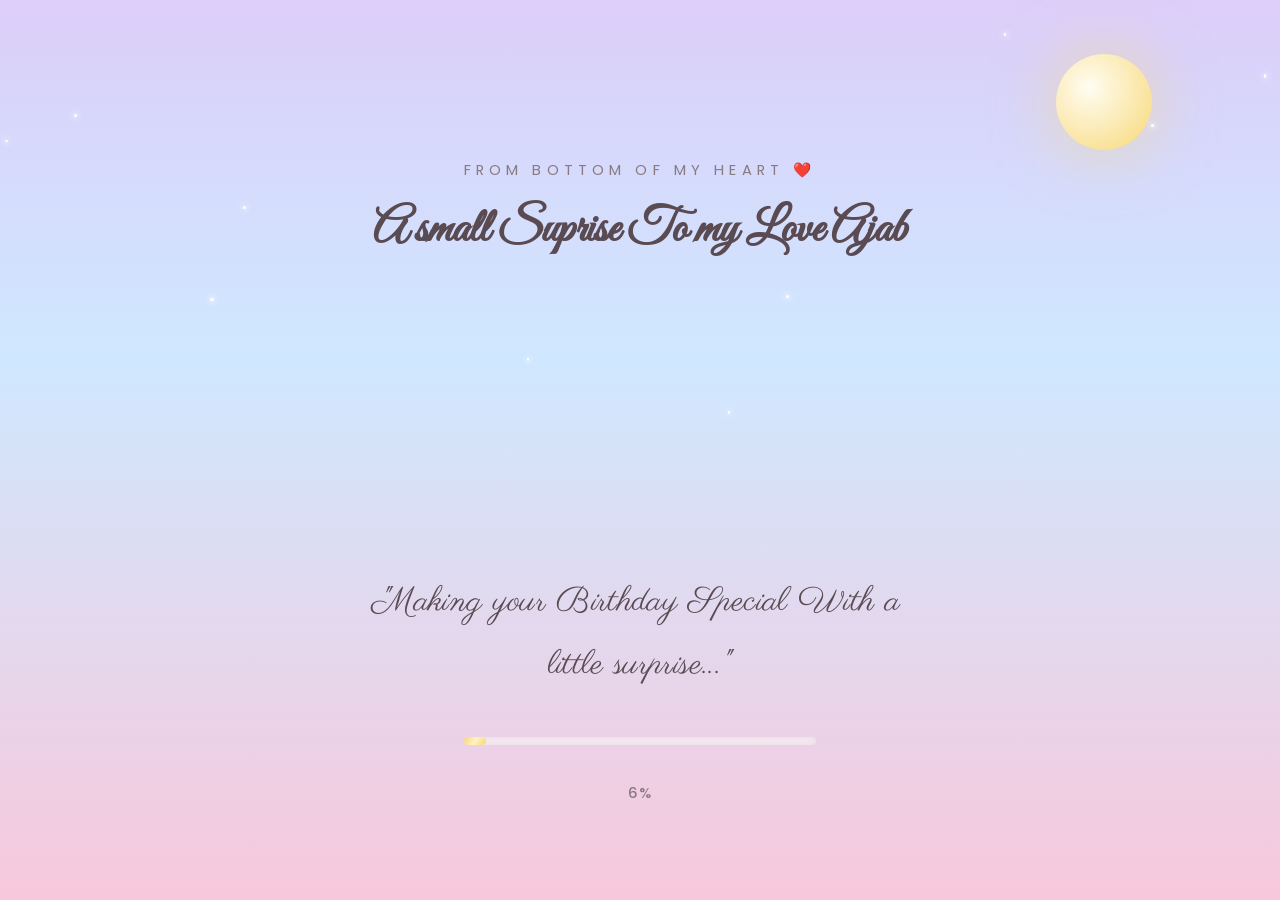
<file: index.html>
<!DOCTYPE html>
<html lang="en">
<head>
<meta charset="UTF-8" />
<meta name="viewport" content="width=device-width, initial-scale=1, viewport-fit=cover" />
<title>A Little Surprise For Sonal</title>
<meta name="description" content="A magical birthday surprise, made with love." />
<link rel="preconnect" href="https://fonts.googleapis.com">
<link rel="preconnect" href="https://fonts.gstatic.com" crossorigin>
<link href="https://fonts.googleapis.com/css2?family=Great+Vibes&family=Parisienne&family=Poppins:wght@300;400;500;600&display=swap" rel="stylesheet">
<link rel="icon" href="assets/icons/favicon-32.png" sizes="32x32" />
<link rel="stylesheet" href="css/style.css" />
<link rel="stylesheet" href="css/animations.css" />
<link rel="stylesheet" href="css/responsive.css" />
<style>
  body { background: var(--sky-gradient); }
  .loader-scene { justify-content: space-between; padding-top: var(--space-xl); padding-bottom: var(--space-xl); }
  .moon {
    position: absolute; top: 6%; right: 10%;
    width: clamp(3.5rem, 10vw, 6rem); height: clamp(3.5rem, 10vw, 6rem);
    border-radius: 50%;
    background: radial-gradient(circle at 35% 35%, #fffdf3, var(--gold));
    box-shadow: 0 0 4rem rgba(247,215,116,0.55);
  }
  .loader-quote {
    font-family: var(--font-script-alt);
    font-size: clamp(1.3rem, 4vw, 2.1rem);
    max-width: 34rem;
    color: var(--text);
  }
  .loader-track {
    width: min(70vw, 22rem);
    height: 0.5rem;
    border-radius: var(--radius-pill);
    background: rgba(255,255,255,0.55);
    overflow: hidden;
    box-shadow: inset 0 0 0.4rem rgba(90,74,82,0.1);
  }
  .loader-fill {
    height: 100%; width: 0%;
    background: var(--gold-shimmer);
    border-radius: var(--radius-pill);
    transition: width 0.2s ease-out;
  }
  .loader-percent {
    font-family: var(--font-body);
    font-weight: 500;
    letter-spacing: 0.1em;
    color: var(--text-soft);
    font-size: var(--fs-small);
  }
  .loader-title {
    font-family: var(--font-script);
    font-size: clamp(1.8rem, 6vw, 3rem);
  }
</style>
</head>
<body>
  <audio data-bg-music loop preload="auto" src="assets/music/soft-piano.mp3"></audio>

  <div class="scene loader-scene">
    <div class="particles-layer" data-particles="clouds,stars" data-count="10" aria-hidden="true"></div>
    <div class="moon anim-glow" aria-hidden="true"></div>

    <div class="scene__content" style="margin-top:var(--space-lg);">
      <p class="eyebrow">From Bottom of my heart ❤️</p>
      <h1 class="loader-title">A small Suprise To my Love Ajab</h1>
    </div>

    <div class="scene__content" style="gap: var(--space-md);">
      <p class="loader-quote romantic-text" id="loaderQuote" style="font-style: normal;">"Making your Birthday Special With a little surprise..."</p>
      <div class="loader-track" role="progressbar" aria-valuemin="0" aria-valuemax="100" aria-valuenow="0" aria-label="Loading your surprise">
        <div class="loader-fill" id="loaderFill"></div>
      </div>
      <p class="loader-percent"><span id="loaderPercent">0</span>%</p>
    </div>
  </div>

  <div class="page-transition-veil"><p class="script">Opening the gates to your suprise…</p></div>

  <script src="js/particles.js"></script>
  <script src="js/music.js"></script>
  <script>
    (function () {
      const fill = document.getElementById('loaderFill');
      const percentEl = document.getElementById('loaderPercent');
      const track = document.querySelector('.loader-track');
      const quoteEl = document.getElementById('loaderQuote');

      /* A slower, gentler load — enough time to actually read each line
         before the story begins. Roughly 12–14 seconds in total. */
      const QUOTES = [
        'Every beautiful story begins with a little surprise...',
        'Some hearts find each other quietly, without warning...',
        'This one was written just for you, Sonal...',
        'Take a breath. Your suprise is about to begin...',
      ];
      let quoteIndex = 0;
      let progress = 0;

      function swapQuote() {
        if (quoteIndex >= QUOTES.length - 1) return;
        quoteEl.style.opacity = '0';
        window.setTimeout(() => {
          quoteIndex++;
          quoteEl.textContent = '"' + QUOTES[quoteIndex] + '"';
          quoteEl.style.opacity = '1';
        }, 400);
      }
      quoteEl.style.transition = 'opacity 0.4s ease';
      window.setTimeout(swapQuote, 3200);
      window.setTimeout(swapQuote, 6800);
      window.setTimeout(swapQuote, 10200);

      function tick() {
        /* small, slow increments so the bar creeps up gently */
        progress += Math.random() * 1.1 + 0.5;
        if (progress >= 100) {
          progress = 100;
          fill.style.width = '100%';
          percentEl.textContent = '100';
          track.setAttribute('aria-valuenow', '100');
          window.setTimeout(() => {
            document.querySelector('.page-transition-veil').classList.add('is-active');
            window.setTimeout(() => { window.location.href = 'welcome.html'; }, 900);
          }, 600);
          return;
        }
        fill.style.width = progress + '%';
        percentEl.textContent = Math.floor(progress);
        track.setAttribute('aria-valuenow', String(Math.floor(progress)));
        window.requestAnimationFrame(() => window.setTimeout(tick, 140));
      }
      window.requestAnimationFrame(() => window.setTimeout(tick, 300));
    })();
  </script>
</body>
</html>
</file>
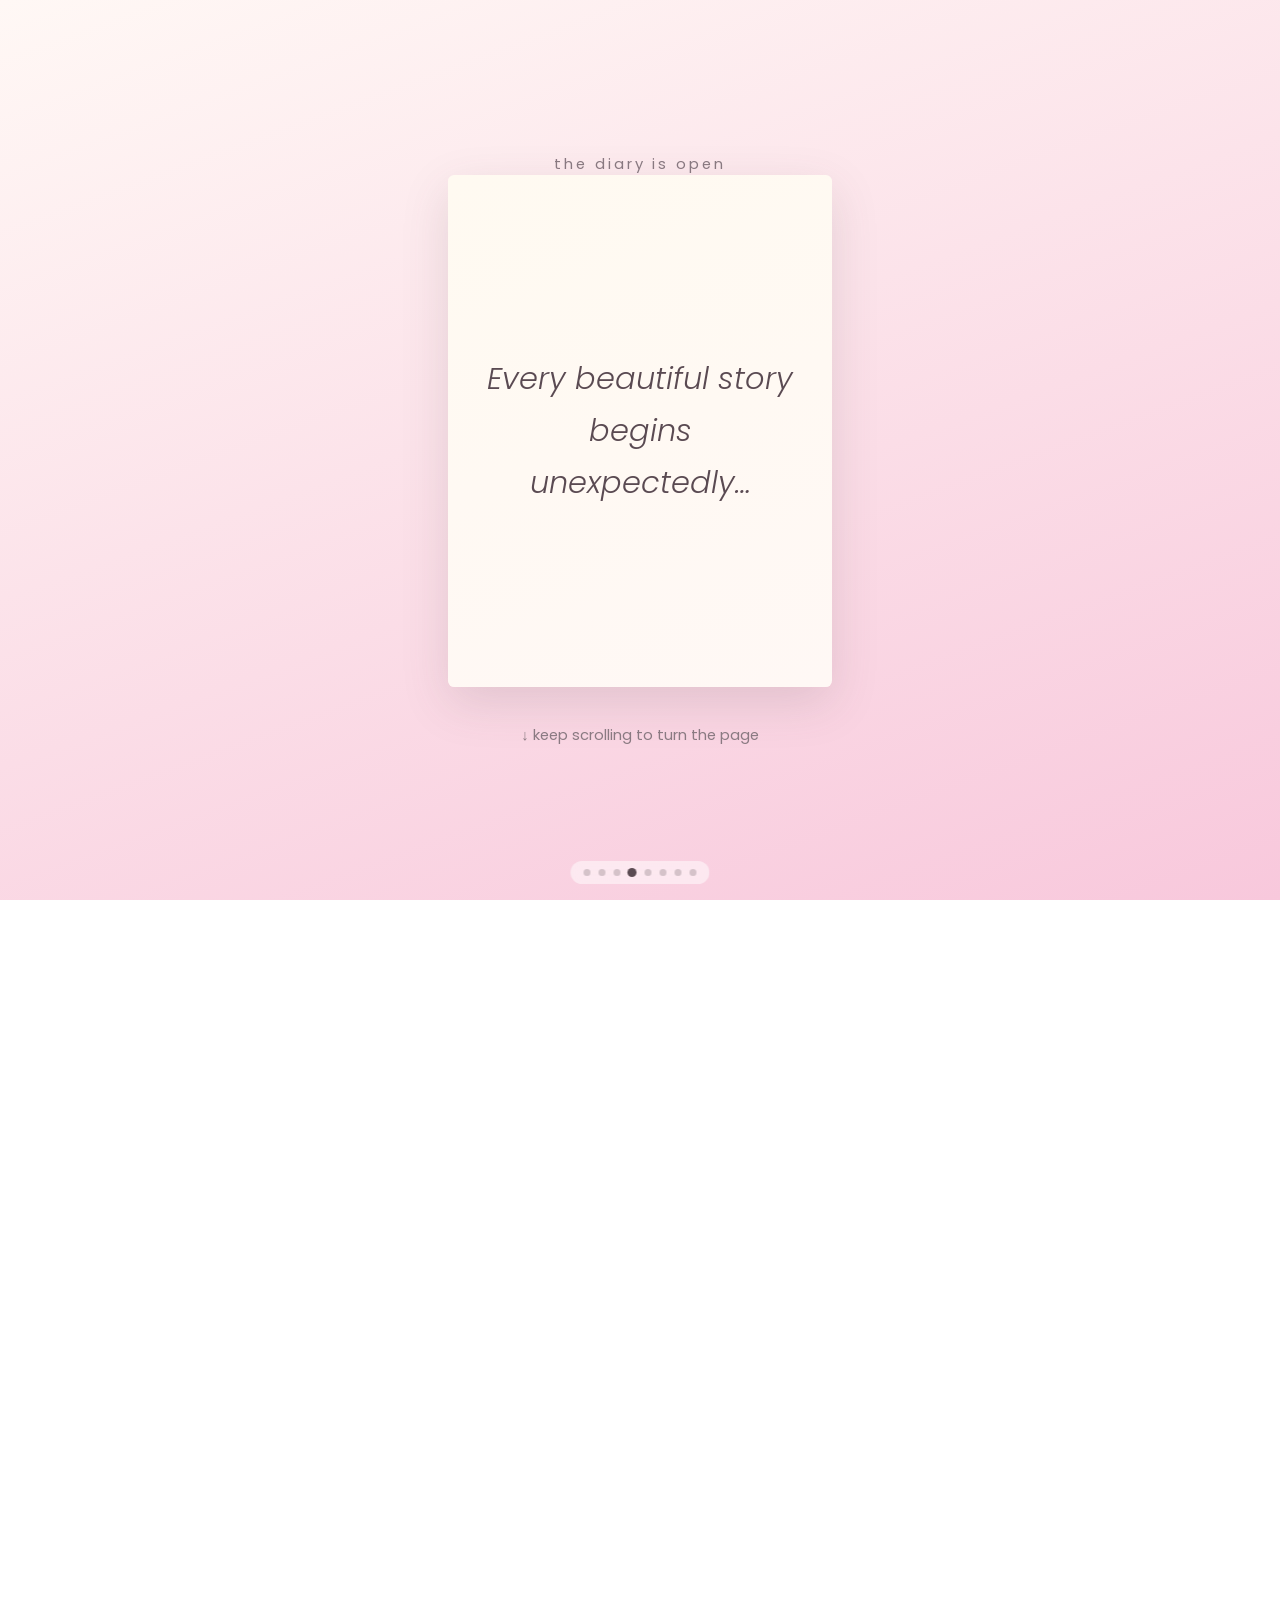
<file: beginning.html>
<!DOCTYPE html>
<html lang="en">
<head>
<meta charset="UTF-8" />
<meta name="viewport" content="width=device-width, initial-scale=1, viewport-fit=cover" />
<title>The Beginning of Us</title>
<link rel="preconnect" href="https://fonts.googleapis.com">
<link rel="preconnect" href="https://fonts.gstatic.com" crossorigin>
<link href="https://fonts.googleapis.com/css2?family=Great+Vibes&family=Parisienne&family=Poppins:wght@300;400;500;600&display=swap" rel="stylesheet">
<link rel="icon" href="assets/icons/favicon-32.png" sizes="32x32" />
<link rel="stylesheet" href="css/style.css" />
<link rel="stylesheet" href="css/animations.css" />
<link rel="stylesheet" href="css/responsive.css" />
<style>
  body { background: var(--dream-gradient); }

  .storybook-page {
    min-height: 100svh;
    display: flex; flex-direction: column; align-items: center; justify-content: center;
    text-align: center;
    padding: var(--space-lg) var(--space-md);
    position: relative;
  }
  .page-number {
    font-family: var(--font-body);
    font-size: var(--fs-small);
    color: var(--text-soft);
    letter-spacing: 0.2em;
  }
  .storybook-text {
    font-family: var(--font-body);
    font-weight: 300;
    font-style: italic;
    font-size: clamp(1.25rem, 3.6vw, 1.9rem);
    max-width: 38rem;
    line-height: 1.7;
    color: var(--text);
  }

  /* ---- Unique opening-book hero (scene one) ---- */
  .book-hero {
    perspective: 1600px;
    width: min(88vw, 24rem);
    aspect-ratio: 3 / 4;
    margin-bottom: var(--space-md);
  }
  .book {
    position: relative;
    width: 100%; height: 100%;
    border-radius: 0.4rem;
    box-shadow: var(--shadow-soft);
  }
  .book-spine {
    position: absolute; inset: 0;
    background: linear-gradient(160deg, #fffaf1, var(--cream));
    border-radius: 0.4rem;
    display: flex; align-items: center; justify-content: center;
    padding: var(--space-md);
    text-align: center;
  }
  .book-spine .script { font-size: clamp(1.4rem, 4.5vw, 2rem); }
  .book-cover {
    position: absolute; inset: 0;
    background: linear-gradient(155deg, var(--pink), var(--lavender));
    border-radius: 0.4rem 0.6rem 0.6rem 0.4rem;
    box-shadow: var(--shadow-soft);
    transform-origin: left center;
    transform-style: preserve-3d;
    animation: openBookCover 2s cubic-bezier(0.65, 0, 0.35, 1) 1.6s forwards;
    display: flex; flex-direction: column; align-items: center; justify-content: center;
    gap: var(--space-xs);
    backface-visibility: hidden;
  }
  .book-cover .heart-seal {
    width: 3rem; height: 3rem; border-radius: 50%;
    background: var(--gold-shimmer);
    display: flex; align-items: center; justify-content: center;
    font-size: 1.1rem;
    box-shadow: var(--shadow-gold);
  }
  .book-cover .book-title { font-family: var(--font-script); font-size: clamp(1.6rem, 5vw, 2.3rem); color: var(--text); }
  .book-cover .book-sub { font-family: var(--font-body); font-size: var(--fs-small); letter-spacing: 0.2em; text-transform: uppercase; color: var(--text-soft); }

  @keyframes openBookCover {
    0% { transform: rotateY(0deg); }
    100% { transform: rotateY(-172deg); }
  }

  .scroll-cue {
    font-family: var(--font-body);
    font-size: var(--fs-small);
    color: var(--text-soft);
    opacity: 0;
    animation: fadeUp 1s ease 3.6s forwards, floatY 2.4s ease-in-out 3.6s infinite;
  }

  .three-cards {
    display: grid;
    grid-template-columns: repeat(1, minmax(0, 1fr));
    gap: var(--space-md);
    width: 100%;
    max-width: 60rem;
    margin-top: var(--space-md);
  }
  .story-card { display: flex; flex-direction: column; gap: var(--space-xs); }
  .story-card .icon { font-size: 2rem; }
  .story-card h3 { font-family: var(--font-script); font-size: 1.8rem; }
  .story-card p { font-weight: 300; font-size: var(--fs-body); color: var(--text-soft); }

  .gallery-strip {
    display: flex; gap: var(--space-sm);
    overflow-x: auto;
    padding: var(--space-sm) var(--space-xs);
    max-width: 100%;
    scroll-snap-type: x proximity;
  }
  .gallery-strip img {
    width: clamp(6rem, 20vw, 9rem);
    height: clamp(6rem, 20vw, 9rem);
    object-fit: cover;
    border-radius: var(--radius-soft);
    border: 3px solid var(--white);
    box-shadow: var(--shadow-soft);
    scroll-snap-align: center;
    flex: 0 0 auto;
  }

  .final-scene .btn { margin-top: var(--space-md); }
</style>
</head>
<body>
  <audio data-bg-music loop preload="auto" src="assets/music/soft-piano.mp3"></audio>
  <nav class="journey-dots" data-journey-dots data-total="8" data-current="4" aria-label="Journey progress"></nav>

  <main>
    <section class="storybook-page">
      <div class="particles-layer" data-particles="petals,sparkles" data-count="10" aria-hidden="true"></div>
      <p class="page-number fade-in is-visible">the diary is open</p>

      <div class="book-hero">
        <div class="book">
          <div class="book-spine">
            <p class="storybook-text" style="margin:0;">Every beautiful story begins unexpectedly…</p>
          </div>
          <div class="book-cover">
            <span class="heart-seal">❤️</span>
            <p class="book-title">Our Story</p>
            <p class="book-sub">for Sonal</p>
          </div>
        </div>
      </div>
      <p class="scroll-cue">↓ keep scrolling to turn the page</p>
    </section>

    <section class="storybook-page">
      <div class="particles-layer" data-particles="sparkles" data-count="10" aria-hidden="true"></div>
      <p class="page-number fade-in">page two</p>
      <p class="storybook-text fade-in">Among millions of people,<br>our paths crossed.</p>
    </section>

    <section class="storybook-page">
      <div class="particles-layer" data-particles="stars" data-count="14" aria-hidden="true"></div>
      <p class="page-number fade-in">page three</p>
      <p class="storybook-text fade-in">Maybe destiny was smiling that day.</p>
    </section>

    <section class="storybook-page">
      <p class="page-number fade-in">page four</p>
      <h2 class="title fade-in" style="margin-bottom: var(--space-sm);">How It Began</h2>

      <div class="three-cards">
        <div class="card story-card fade-in">
          <span class="icon">👋</span>
          <h3>First Hello</h3>
          <p>A simple hello that quietly changed everything.</p>
        </div>
        <div class="card story-card fade-in">
          <span class="icon">💬</span>
          <h3>Endless Conversations</h3>
          <p>Hours that felt like minutes, and minutes I never wanted to end.</p>
        </div>
        <div class="card story-card fade-in">
          <span class="icon">🌸</span>
          <h3>The Beginning of Us</h3>
          <p>Two strangers slowly becoming each other's favourite person.</p>
        </div>
      </div>

      <div class="gallery-strip" data-gallery style="margin-top: var(--space-lg);">
        <img src="assets/images/a1.png" alt="A memory together" loading="lazy" />
        <img src="assets/images/a2.png" alt="A memory together" loading="lazy" />
        <img src="assets/images/a3.png" alt="A memory together" loading="lazy" />
        <img src="assets/images/a4.png" alt="A memory together" loading="lazy" />
        <img src="assets/images/a5.png" alt="A memory together" loading="lazy" />
      </div>

      <a class="btn fade-in" href="reasons.html" data-transition style="margin-top: var(--space-lg);">Continue the Story →</a>
    </section>
  </main>

  <div class="page-transition-veil"><p class="script">The next chapter begins…</p></div>

  <script src="js/particles.js"></script>
  <script src="js/music.js"></script>
  <script src="js/gallery.js"></script>
  <script src="js/main.js"></script>
</body>
</html>
</file>
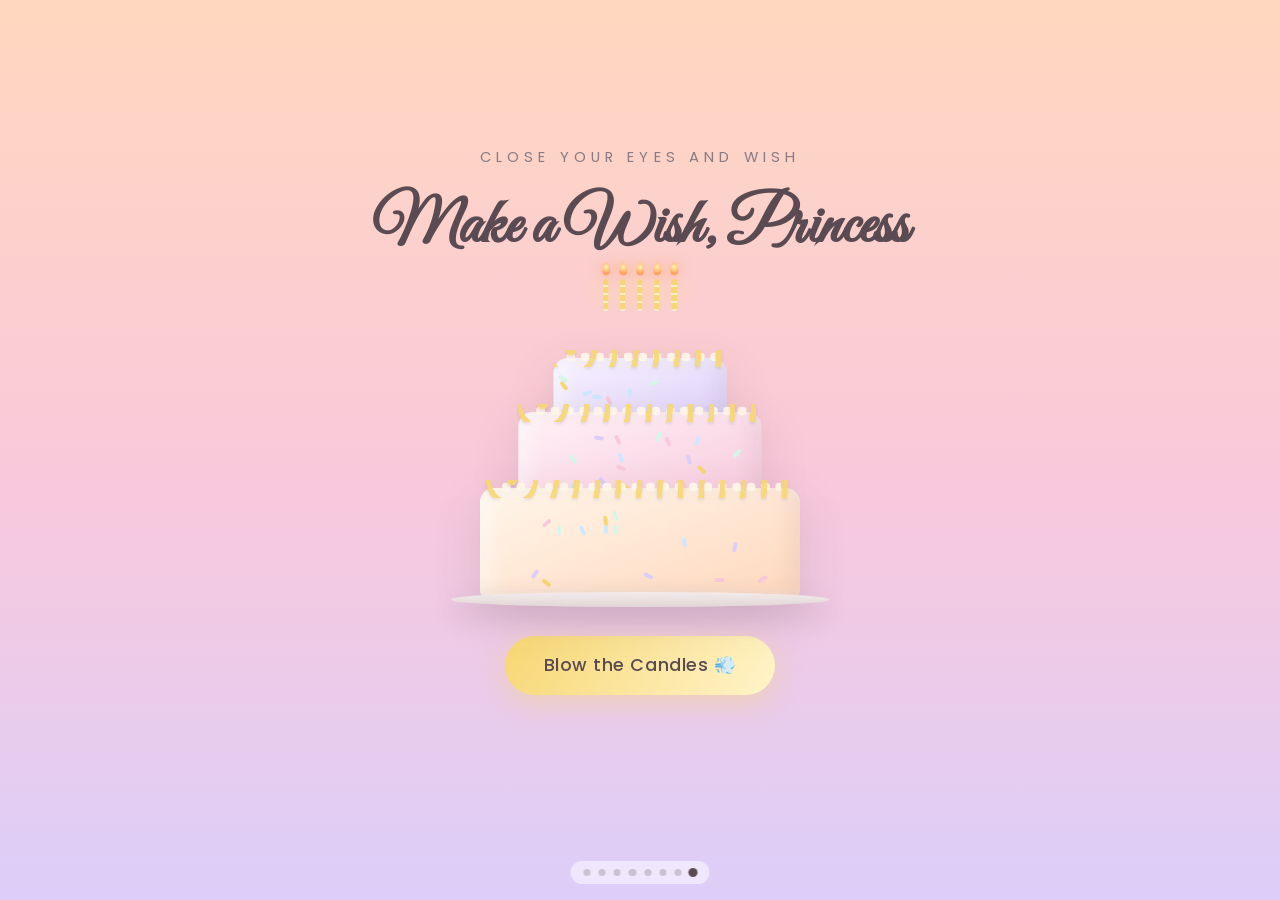
<file: cake.html>
<!DOCTYPE html>
<html lang="en">
<head>
<meta charset="UTF-8" />
<meta name="viewport" content="width=device-width, initial-scale=1, viewport-fit=cover" />
<title>Make a Wish</title>
<link rel="preconnect" href="https://fonts.googleapis.com">
<link rel="preconnect" href="https://fonts.gstatic.com" crossorigin>
<link href="https://fonts.googleapis.com/css2?family=Great+Vibes&family=Parisienne&family=Poppins:wght@300;400;500;600&display=swap" rel="stylesheet">
<link rel="icon" href="assets/icons/favicon-32.png" sizes="32x32" />
<link rel="stylesheet" href="css/style.css" />
<link rel="stylesheet" href="css/animations.css" />
<link rel="stylesheet" href="css/responsive.css" />
<style>
  body { background: var(--dawn-gradient); }

  .cake-stage {
    position: relative;
    width: clamp(14rem, 42vw, 20rem);
    height: clamp(12rem, 34vw, 17rem);
    margin: var(--space-md) auto var(--space-sm);
    perspective: 800px;
  }
  .cake-plate {
    position: absolute; bottom: -0.6rem; left: 50%; transform: translateX(-50%);
    width: 118%; height: 0.9rem;
    background: linear-gradient(180deg, #f3ecec, #e2d6d6);
    border-radius: 50%;
    box-shadow: 0 0.6rem 1.6rem rgba(90,74,82,0.25);
  }

  .cake-tier {
    position: absolute; left: 50%; transform: translateX(-50%);
    border-radius: 0.9rem 0.9rem 0.4rem 0.4rem;
    box-shadow: var(--shadow-soft), inset -0.6rem 0 1.2rem rgba(90,74,82,0.08), inset 0.6rem 0 1.2rem rgba(255,255,255,0.5);
  }
  .tier-1 { bottom: 0; width: 100%; height: 40%; background: linear-gradient(160deg, #fff6ea, var(--peach)); }
  .tier-2 { bottom: 34%; width: 76%; height: 34%; background: linear-gradient(160deg, #fff2f7, var(--pink)); }
  .tier-3 { bottom: 60%; width: 54%; height: 28%; background: linear-gradient(160deg, #f8f2ff, var(--lavender)); }

  .drip {
    position: absolute; left: 0; right: 0; top: -0.5rem;
    height: 1.1rem;
    background: repeating-radial-gradient(circle at 10% 0, var(--gold) 0 0.32rem, transparent 0.34rem 1.3rem);
    opacity: 0.9;
    filter: drop-shadow(0 0.15rem 0.1rem rgba(90,74,82,0.15));
  }

  .swirl-ring {
    position: absolute; top: -0.5rem; left: 50%; transform: translateX(-50%);
    width: 88%; height: 1rem;
    background-image: radial-gradient(circle, #fff6ea 45%, transparent 46%);
    background-size: 0.9rem 0.9rem;
    background-repeat: repeat-x;
    opacity: 0.9;
  }

  .sprinkles { position: absolute; inset: 0; overflow: hidden; border-radius: inherit; }
  .sprinkle {
    position: absolute;
    width: 0.22rem; height: 0.6rem;
    border-radius: 0.15rem;
  }

  .candles { position: absolute; top: -2.9rem; left: 50%; transform: translateX(-50%); display: flex; gap: 0.75rem; z-index: 4; }
  .candle { position: relative; width: 0.32rem; height: 2rem; border-radius: 0.2rem;
    background: repeating-linear-gradient(180deg, var(--gold) 0 0.35rem, #fff3c4 0.35rem 0.5rem);
  }
  .flame {
    position: absolute; top: -1rem; left: 50%; transform: translateX(-50%);
    width: 0.5rem; height: 0.85rem;
    background: radial-gradient(circle at 50% 30%, #fff3b0, #ff9d5c 70%, transparent);
    border-radius: 50% 50% 50% 50% / 60% 60% 40% 40%;
    animation: flicker 0.6s ease-in-out infinite;
    filter: drop-shadow(0 0 0.4rem rgba(255,157,92,0.7));
  }
  .candle-glow {
    position: absolute; top: -3.6rem; left: 50%; transform: translateX(-50%);
    width: 8rem; height: 3rem;
    background: radial-gradient(ellipse, rgba(255,215,150,0.35), transparent 70%);
    pointer-events: none;
    transition: opacity 0.6s ease;
  }
  .candles.is-blown .flame { display: none; }
  .candles.is-blown ~ .candle-glow,
  .candle-glow.is-off { opacity: 0; }
  .candles.is-blown .candle::after {
    content: ''; position: absolute; top: -0.5rem; left: 50%; transform: translateX(-50%);
    width: 0.35rem; height: 0.35rem; border-radius: 50%;
    background: #b7a9ad; opacity: 0.7;
  }

  #smokeCanvas { position: absolute; top: -6.4rem; left: 0; width: 100%; height: 8rem; pointer-events: none; }
  #cakeFxCanvas { position: fixed; inset: 0; z-index: 30; pointer-events: none; }

  .wish-message { min-height: 2.4rem; }
</style>
</head>
<body>
  <audio data-bg-music loop preload="auto" src="assets/music/soft-piano.mp3"></audio>
  <nav class="journey-dots" data-journey-dots data-total="8" data-current="8" aria-label="Journey progress"></nav>

  <main class="scene">
    <div class="particles-layer" data-particles="sparkles" data-count="10" aria-hidden="true"></div>
    <canvas id="cakeFxCanvas" aria-hidden="true"></canvas>

    <div class="scene__content">
      <p class="eyebrow">close your eyes and wish</p>
      <h1 class="title">Make a Wish, Princess</h1>

      <div class="cake-stage">
        <canvas id="smokeCanvas" aria-hidden="true"></canvas>
        <div class="candle-glow" id="candleGlow"></div>
        <div class="candles" id="candles">
          <div class="candle"><span class="flame"></span></div>
          <div class="candle"><span class="flame"></span></div>
          <div class="candle"><span class="flame"></span></div>
          <div class="candle"><span class="flame"></span></div>
          <div class="candle"><span class="flame"></span></div>
        </div>
        <div class="cake-tier tier-3">
          <div class="swirl-ring"></div>
          <div class="drip"></div>
          <div class="sprinkles" id="sprinkles3"></div>
        </div>
        <div class="cake-tier tier-2">
          <div class="swirl-ring"></div>
          <div class="drip"></div>
          <div class="sprinkles" id="sprinkles2"></div>
        </div>
        <div class="cake-tier tier-1">
          <div class="swirl-ring"></div>
          <div class="drip"></div>
          <div class="sprinkles" id="sprinkles1"></div>
        </div>
        <div class="cake-plate"></div>
      </div>

      <button class="btn" id="blowBtn">Blow the Candles 💨</button>
      <p class="wish-message script" id="wishMessage" style="font-size: clamp(1.4rem, 5vw, 2.2rem);"></p>

      <a class="btn" id="nextBtn" href="final.html" data-transition style="display:none; margin-top: var(--space-sm);">One Last Surprise →</a>
    </div>
  </main>

  <audio id="happyBirthdaySong" preload="none" src="assets/music/happy-birthday.mp3"></audio>

  <div class="page-transition-veil"><p class="script">One last surprise awaits…</p></div>

  <script src="js/particles.js"></script>
  <script src="js/music.js"></script>
  <script src="js/fireworks.js"></script>
  <script src="js/main.js"></script>
  <script>
    (function () {
      /* scatter pastel sprinkles across each tier */
      const SPRINKLE_COLORS = ['#F8C8DC', '#DCCEF9', '#CFE8FF', '#D7F5E9', '#F7D774'];
      ['sprinkles1', 'sprinkles2', 'sprinkles3'].forEach((id) => {
        const holder = document.getElementById(id);
        const count = 14;
        for (let i = 0; i < count; i++) {
          const s = document.createElement('span');
          s.className = 'sprinkle';
          s.style.left = (Math.random() * 90 + 4) + '%';
          s.style.top = (Math.random() * 70 + 18) + '%';
          s.style.background = SPRINKLE_COLORS[i % SPRINKLE_COLORS.length];
          s.style.transform = 'rotate(' + Math.floor(Math.random() * 180) + 'deg)';
          holder.appendChild(s);
        }
      });
    })();

    (function () {
      const blowBtn = document.getElementById('blowBtn');
      const candles = document.getElementById('candles');
      const candleGlow = document.getElementById('candleGlow');
      const wishMessage = document.getElementById('wishMessage');
      const nextBtn = document.getElementById('nextBtn');
      const smokeCanvas = document.getElementById('smokeCanvas');
      const fxCanvas = document.getElementById('cakeFxCanvas');
      const bgMusic = document.querySelector('[data-bg-music]');
      const hbSong = document.getElementById('happyBirthdaySong');
      let blown = false;

      blowBtn.addEventListener('click', () => {
        if (blown) return;
        blown = true;
        candles.classList.add('is-blown');
        candleGlow.classList.add('is-off');
        smokeCanvas.width = smokeCanvas.clientWidth;
        smokeCanvas.height = smokeCanvas.clientHeight;
        window.BDAY.smoke(smokeCanvas, smokeCanvas.clientWidth / 2, smokeCanvas.clientHeight - 10);
        window.BDAY.confetti(fxCanvas, { count: 150, duration: 3600 });
        window.BDAY.fireworks(fxCanvas, { duration: 4500 });
        wishMessage.textContent = 'Happy Birthday, Princess ❤️';
        blowBtn.style.display = 'none';
        window.setTimeout(() => { nextBtn.style.display = 'inline-flex'; }, 1200);

        /* swap the soft background piano for the Happy Birthday song */
        if (bgMusic && !bgMusic.paused) bgMusic.pause();
        hbSong.volume = 0.7;
        hbSong.currentTime = 0;
        hbSong.play().catch(() => { /* the button click above counts as a user gesture, so this should succeed */ });
        hbSong.addEventListener('ended', () => {
          if (bgMusic) bgMusic.play().catch(() => {});
        }, { once: true });
      });
    })();
  </script>
</body>
</html>
</file>
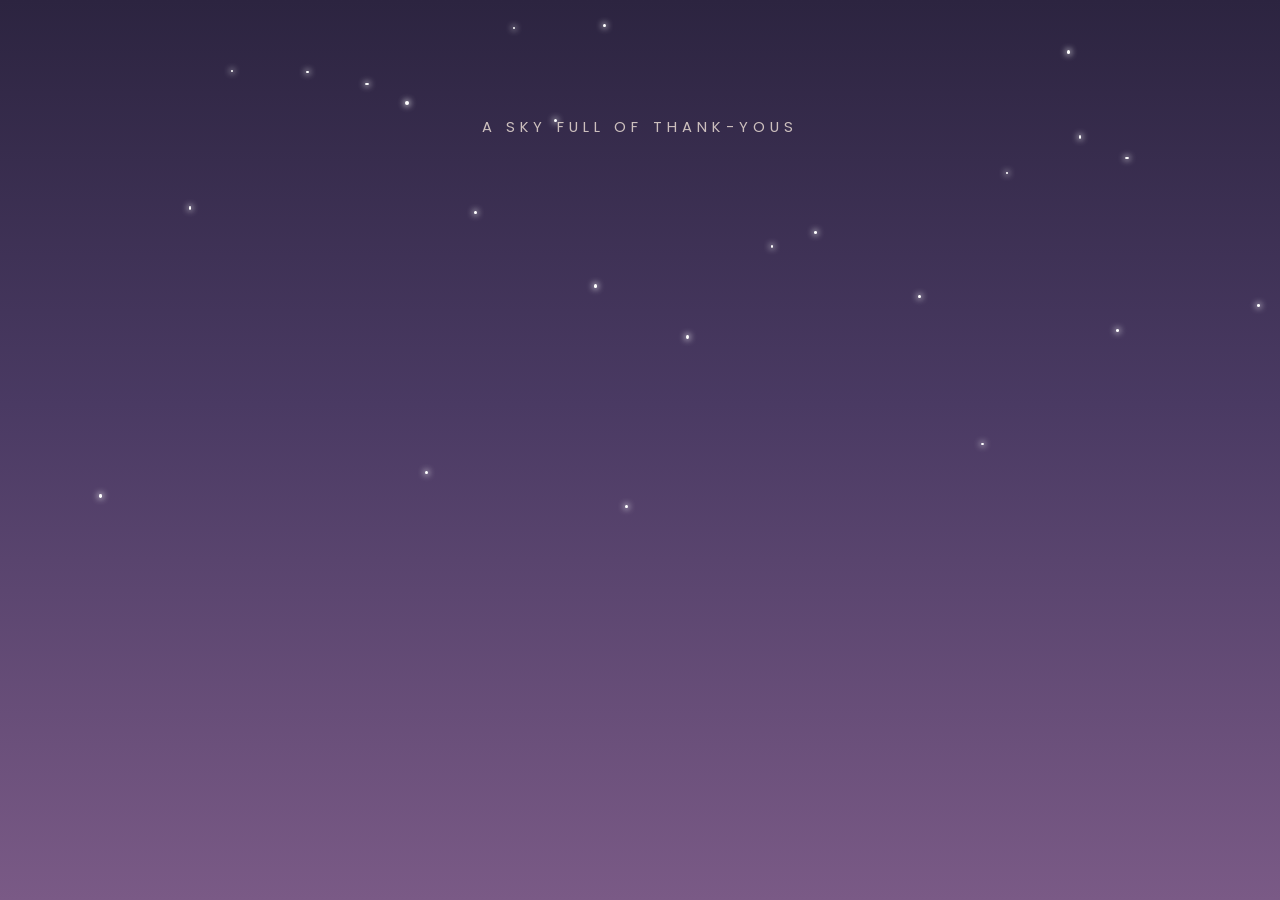
<file: final.html>
<!DOCTYPE html>
<html lang="en">
<head>
<meta charset="UTF-8" />
<meta name="viewport" content="width=device-width, initial-scale=1, viewport-fit=cover" />
<title>Thank You For Coming Into My Life</title>
<link rel="preconnect" href="https://fonts.googleapis.com">
<link rel="preconnect" href="https://fonts.gstatic.com" crossorigin>
<link href="https://fonts.googleapis.com/css2?family=Great+Vibes&family=Parisienne&family=Poppins:wght@300;400;500;600&display=swap" rel="stylesheet">
<link rel="icon" href="assets/icons/favicon-32.png" sizes="32x32" />
<link rel="stylesheet" href="css/style.css" />
<link rel="stylesheet" href="css/animations.css" />
<link rel="stylesheet" href="css/responsive.css" />
<style>
  body { background: var(--night-gradient); color: #fff2e4; }
  .title, .eyebrow, .script { color: #fff2e4; }
  .eyebrow { color: rgba(255,242,228,0.75); }

  /* ---- Shared stage: bubbles and the constellation occupy the
     exact same box, stacked with position:absolute, so the second
     moment replaces the first in place — no scrolling required. ---- */
  .thanks-stage {
    position: relative;
    width: min(94vw, 30rem);
    height: clamp(16rem, 55svh, 28rem);
  }

  .bubble-msg {
    position: absolute;
    bottom: -3rem;
    left: 0;
    width: clamp(3.6rem, 11vw, 5rem);
    aspect-ratio: 1 / 1;
    border-radius: 50%;
    display: flex;
    align-items: center;
    justify-content: center;
    text-align: center;
    padding: 0.4em;
    background: radial-gradient(circle at 32% 28%, rgba(255,255,255,0.85), rgba(255,242,228,0.18) 60%, rgba(255,242,228,0.08) 100%);
    border: 1px solid rgba(255,255,255,0.55);
    box-shadow: 0 0 1.2rem rgba(255,242,228,0.35), inset 0 0 0.6rem rgba(255,255,255,0.35);
    font-family: var(--font-body);
    font-weight: 500;
    font-size: clamp(0.75rem, 2vw, 0.95rem);
    color: #fff2e4;
    animation: riseLantern linear forwards;
  }

  .final-line {
    font-family: var(--font-script);
    font-size: clamp(2rem, 7vw, 3.6rem);
    opacity: 0; transform: translateY(1rem);
    transition: opacity 1s ease, transform 1s ease;
    margin-top: var(--space-md);
  }
  .final-line.is-visible { opacity: 1; transform: translateY(0); }

  /* ---- Signature moment: a hand-drawn constellation, one star for
     each reason you're thankful for, connecting into a heart.
     Positioned to fill the same stage the bubbles just occupied. ---- */
  .constellation-wrap {
    position: absolute;
    inset: 0;
    display: flex;
    align-items: center;
    justify-content: center;
    opacity: 0;
    transition: opacity 1.2s ease;
  }
  .constellation-wrap.is-visible { opacity: 1; }
  .constellation-wrap svg { width: 85%; height: 85%; }

  .constellation-caption {
    font-family: var(--font-body);
    font-weight: 300;
    font-style: italic;
    font-size: var(--fs-body);
    color: rgba(255,242,228,0.85);
    opacity: 0;
    transition: opacity 1s ease;
    margin-top: var(--space-xs);
  }
  .constellation-caption.is-visible { opacity: 1; }
  #constellationPath {
    fill: none;
    stroke: rgba(255,242,228,0.65);
    stroke-width: 0.6;
    stroke-linecap: round;
    stroke-dasharray: 1000;
    stroke-dashoffset: 1000;
  }
  #constellationPath.is-drawing { animation: drawLine 3.4s ease forwards; }
  .const-star {
    opacity: 0;
    transform-origin: center;
    transform-box: fill-box;
  }
  .const-star.is-visible { animation: starPop 0.5s ease forwards; }
</style>
</head>
<body>
  <audio data-bg-music loop preload="auto" src="assets/music/soft-piano.mp3"></audio>

  <main class="scene">
    <div class="particles-layer" data-particles="stars" data-count="24" aria-hidden="true"></div>

    <div class="scene__content">
      <p class="eyebrow">a sky full of thank-yous</p>

      <div class="thanks-stage" id="thanksStage">
        <div id="bubbleField" aria-hidden="true"></div>

        <div class="constellation-wrap" id="constellationWrap">
          <svg viewBox="0 0 200 180" aria-hidden="true">
            <path id="constellationPath" d="" />
            <g id="constellationStars"></g>
          </svg>
        </div>
      </div>

      <p class="constellation-caption" id="constellationCaption">Every star, a little thank-you — for finding your way into my life.</p>

      <p class="final-line script" id="finalLine">I Love You ❤️</p>
      <a class="btn" id="foreverBtn" href="forever.html" data-transition style="display:none; margin-top: var(--space-md);">Forever →</a>
    </div>
  </main>

  <div class="page-transition-veil"><p class="script">Forever begins now…</p></div>

  <script src="js/particles.js"></script>
  <script src="js/music.js"></script>
  <script src="js/main.js"></script>
  <script>
    (function () {
      const words = ['Thank', 'You', 'For', 'Coming', 'Into', 'My', 'Life'];
      const field = document.getElementById('bubbleField');
      const finalLine = document.getElementById('finalLine');
      const foreverBtn = document.getElementById('foreverBtn');

      words.forEach((word, i) => {
        const bubble = document.createElement('div');
        bubble.className = 'bubble-msg';
        const left = 6 + (i * (86 / (words.length - 1)));
        const duration = 9 + Math.random() * 3;
        bubble.style.left = left + '%';
        bubble.style.animationDuration = duration + 's';
        bubble.style.animationDelay = (i * 0.6) + 's';
        bubble.style.setProperty('--sway', (Math.random() * 6 - 3) + 'vw');
        bubble.textContent = word;
        field.appendChild(bubble);
      });

      const bubblesDone = words.length * 600 + 3800;

      /* ---- Build the heart constellation using a parametric heart curve ---- */
      function buildConstellation() {
        const svgPath = document.getElementById('constellationPath');
        const starsGroup = document.getElementById('constellationStars');
        const wrap = document.getElementById('constellationWrap');
        const caption = document.getElementById('constellationCaption');

        const POINTS = 14;
        const coords = [];
        for (let i = 0; i < POINTS; i++) {
          const t = (i / POINTS) * Math.PI * 2;
          const hx = 16 * Math.pow(Math.sin(t), 3);
          const hy = 13 * Math.cos(t) - 5 * Math.cos(2 * t) - 2 * Math.cos(3 * t) - Math.cos(4 * t);
          const x = 100 + hx * 5;
          const y = 90 - hy * 5.4;
          coords.push([x, y]);
        }

        const d = coords.map((p, i) => (i === 0 ? 'M' : 'L') + p[0].toFixed(1) + ',' + p[1].toFixed(1)).join(' ') + ' Z';
        svgPath.setAttribute('d', d);

        /* use the path's real length so the draw-on animation is smooth
           across its full duration, rather than finishing in a snap */
        const len = svgPath.getTotalLength();
        svgPath.style.strokeDasharray = String(len);
        svgPath.style.strokeDashoffset = String(len);
        svgPath.style.setProperty('--len', String(len));

        coords.forEach((p, i) => {
          const star = document.createElementNS('http://www.w3.org/2000/svg', 'circle');
          star.setAttribute('cx', p[0]);
          star.setAttribute('cy', p[1]);
          star.setAttribute('r', 2.1);
          star.setAttribute('fill', i % 3 === 0 ? '#F7D774' : '#fff2e4');
          star.setAttribute('class', 'const-star');
          star.style.animationDelay = (i * 0.09) + 's';
          starsGroup.appendChild(star);
        });

        wrap.classList.add('is-visible');
        window.setTimeout(() => svgPath.classList.add('is-drawing'), 200);
        window.setTimeout(() => {
          document.querySelectorAll('.const-star').forEach((s) => s.classList.add('is-visible'));
        }, 500);
        window.setTimeout(() => caption.classList.add('is-visible'), 2600);
      }

      window.setTimeout(buildConstellation, bubblesDone);

      window.setTimeout(() => {
        finalLine.classList.add('is-visible');
        window.setTimeout(() => { foreverBtn.style.display = 'inline-flex'; }, 800);
      }, bubblesDone + 4600);
    })();
  </script>
</body>
</html>
</file>
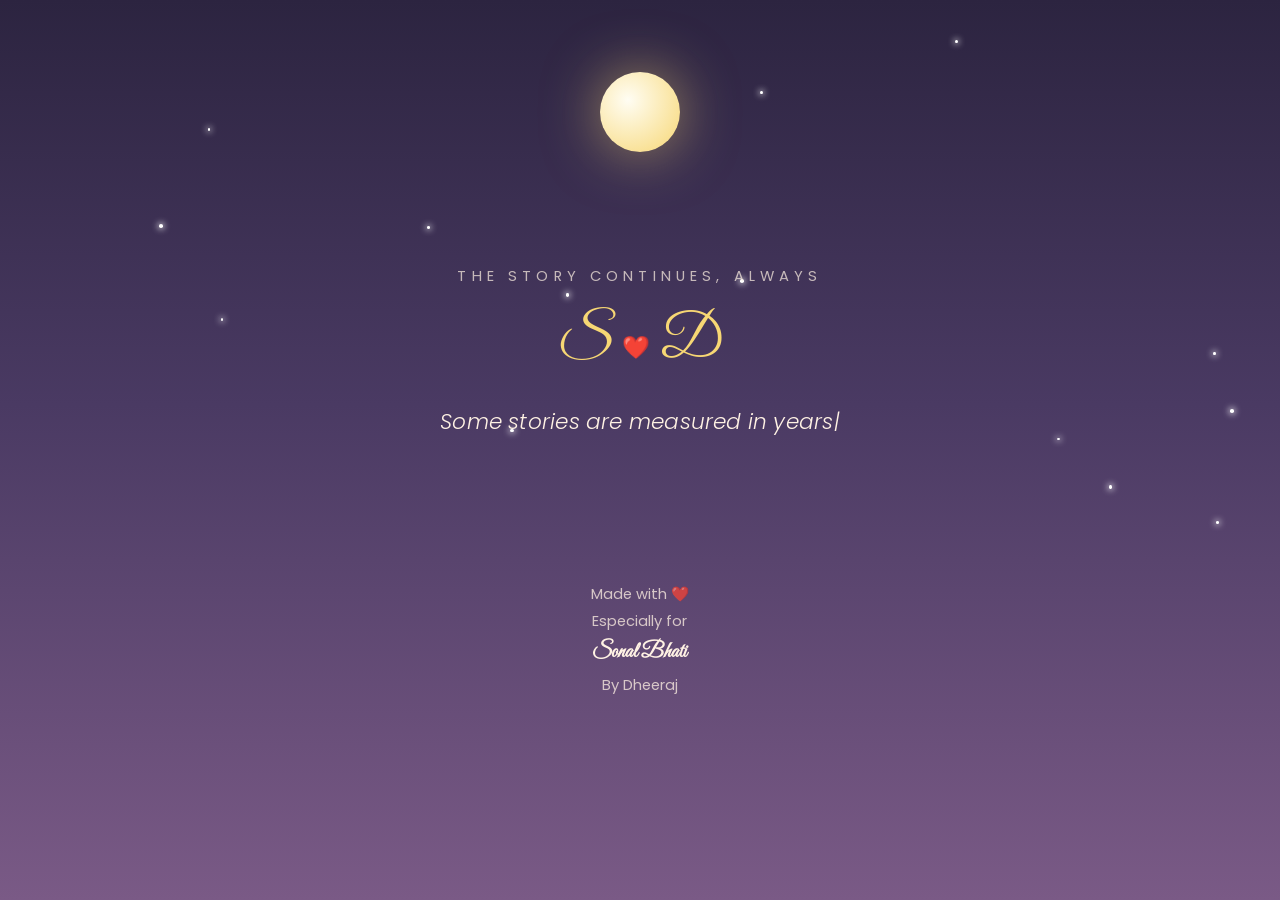
<file: forever.html>
<!DOCTYPE html>
<html lang="en">
<head>
<meta charset="UTF-8" />
<meta name="viewport" content="width=device-width, initial-scale=1, viewport-fit=cover" />
<title>Forever — S ❤️ D</title>
<link rel="preconnect" href="https://fonts.googleapis.com">
<link rel="preconnect" href="https://fonts.gstatic.com" crossorigin>
<link href="https://fonts.googleapis.com/css2?family=Great+Vibes&family=Parisienne&family=Poppins:wght@300;400;500;600&display=swap" rel="stylesheet">
<link rel="icon" href="assets/icons/favicon-32.png" sizes="32x32" />
<link rel="stylesheet" href="css/style.css" />
<link rel="stylesheet" href="css/animations.css" />
<link rel="stylesheet" href="css/responsive.css" />
<style>
  body { background: var(--night-gradient); color: #fff2e4; }
  .eyebrow { color: rgba(255,242,228,0.7); }

  .moon-forever {
    position: absolute; top: 8%; left: 50%; transform: translateX(-50%);
    width: clamp(3rem, 9vw, 5rem); height: clamp(3rem, 9vw, 5rem);
    border-radius: 50%;
    background: radial-gradient(circle at 35% 35%, #fffdf3, var(--gold));
    box-shadow: 0 0 3.5rem rgba(247,215,116,0.55);
  }

  .heartbeat {
    font-size: clamp(2.4rem, 8vw, 4rem);
    animation: pulseHeart 1.1s ease-in-out infinite;
    margin: var(--space-sm) 0;
  }

  .initials { font-family: var(--font-script); font-size: clamp(2.2rem, 7vw, 3.6rem); color: var(--gold); }

  .forever-type {
    font-family: var(--font-body);
    font-weight: 300;
    font-style: italic;
    font-size: clamp(1.05rem, 2.6vw, 1.35rem);
    min-height: 6rem;
    max-width: 32rem;
    line-height: 1.85;
    letter-spacing: 0.01em;
  }

  .credit {
    margin-top: var(--space-lg);
    font-size: var(--fs-small);
    color: rgba(255,242,228,0.75);
    line-height: 1.8;
  }
  .credit strong { color: #fff2e4; font-family: var(--font-script); font-size: 1.3rem; }
</style>
</head>
<body>
  <audio data-bg-music loop preload="auto" src="assets/music/soft-piano.mp3"></audio>

  <main class="scene">
    <div class="particles-layer" data-particles="petals,stars" data-count="14" aria-hidden="true"></div>
    <div class="moon-forever anim-glow" aria-hidden="true"></div>

    <div class="scene__content" style="margin-top: var(--space-lg);">
      <p class="eyebrow">the story continues, always</p>
      <p class="initials">S <span class="heartbeat" style="display:inline-block; font-size: 1.4rem;">❤️</span> D</p>

      <p class="forever-type" id="foreverText"></p>

      <div class="credit fade-in is-visible">
        <p>Made with ❤️</p>
        <p>Especially for<br><strong>Sonal Bhati</strong></p>
        <p>By Dheeraj</p>
      </div>

      
    </div>
  </main>

  <div class="page-transition-veil"><p class="script">Once upon a birthday, again…</p></div>

  <script src="js/particles.js"></script>
  <script src="js/music.js"></script>
  <script src="js/main.js"></script>
  <script>
    const foreverText = `Some stories are measured in years...

Ours has only just begun.

Yet every moment already feels priceless.

If I get the chance...

I'll choose you...

Again...

Every single day.`;

    window.addEventListener('DOMContentLoaded', () => {
      window.BDAY.typewriter(document.getElementById('foreverText'), foreverText, 34);
    });
  </script>
</body>
</html>
</file>
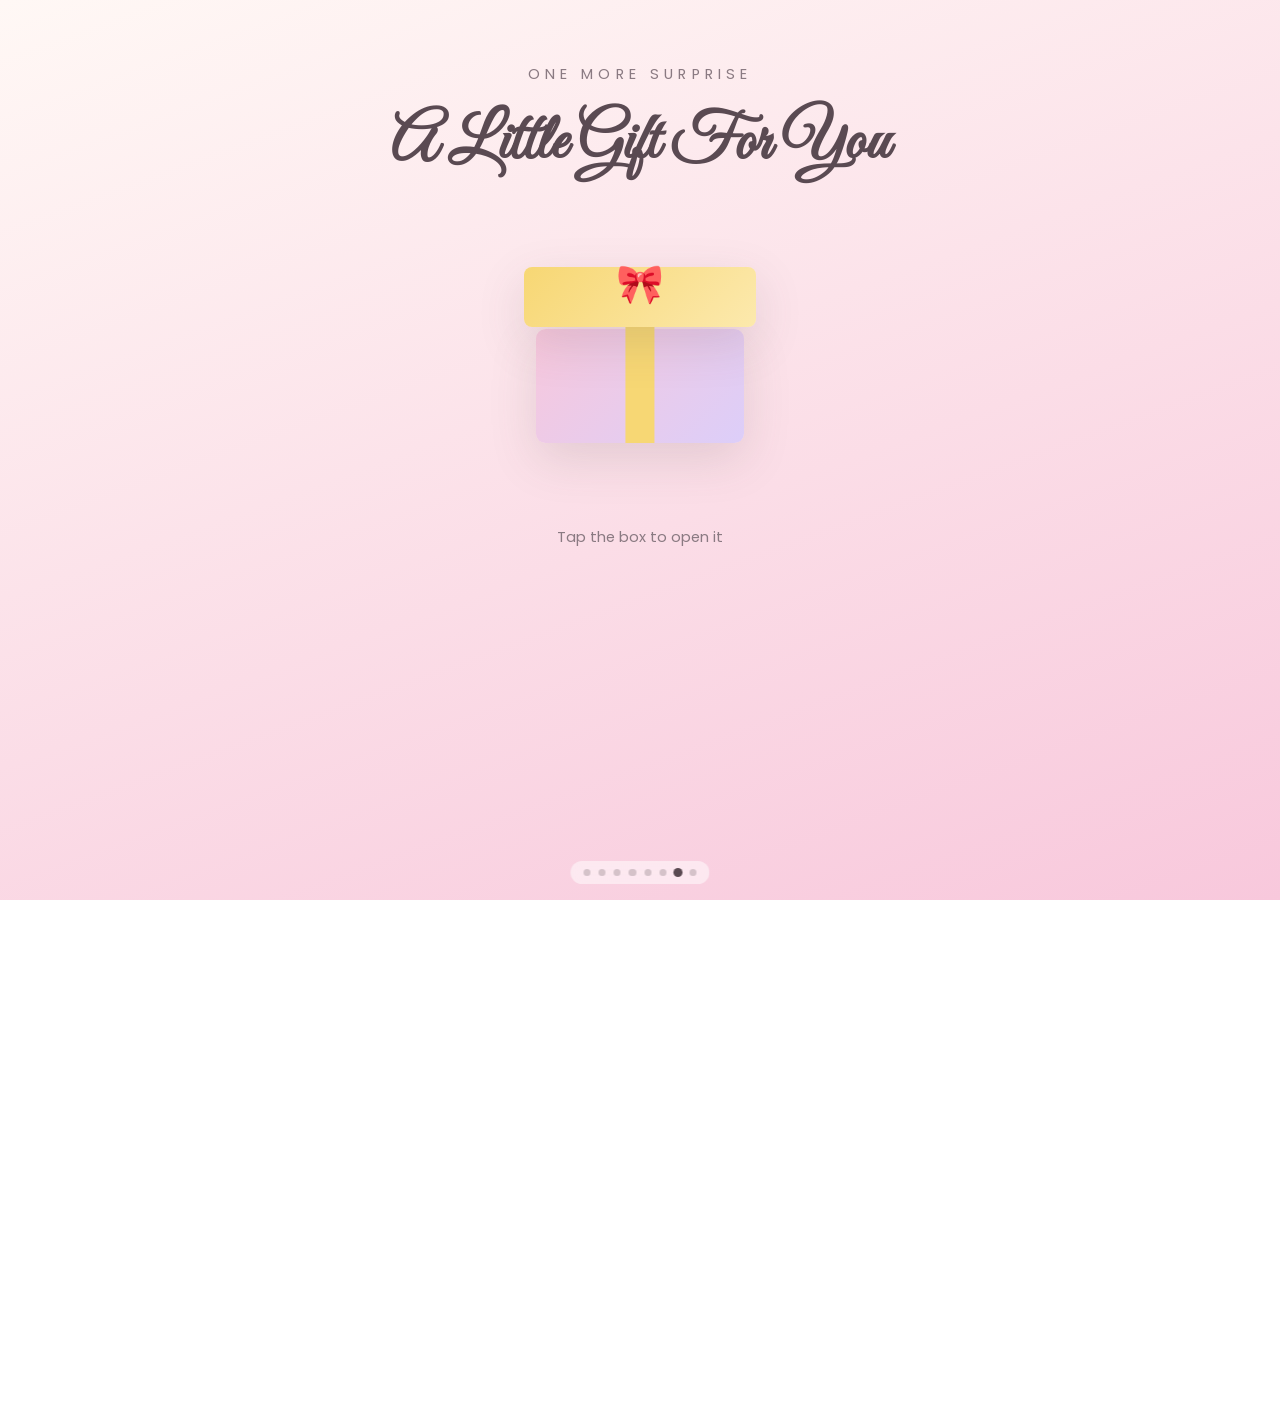
<file: gift.html>
<!DOCTYPE html>
<html lang="en">
<head>
<meta charset="UTF-8" />
<meta name="viewport" content="width=device-width, initial-scale=1, viewport-fit=cover" />
<title>A Gift For You</title>
<link rel="preconnect" href="https://fonts.googleapis.com">
<link rel="preconnect" href="https://fonts.gstatic.com" crossorigin>
<link href="https://fonts.googleapis.com/css2?family=Great+Vibes&family=Parisienne&family=Poppins:wght@300;400;500;600&display=swap" rel="stylesheet">
<link rel="icon" href="assets/icons/favicon-32.png" sizes="32x32" />
<link rel="stylesheet" href="css/style.css" />
<link rel="stylesheet" href="css/animations.css" />
<link rel="stylesheet" href="css/responsive.css" />
<style>
  body { background: var(--dream-gradient); }

  .gift-wrap {
    position: relative;
    width: clamp(9rem, 30vw, 13rem);
    height: clamp(8rem, 26vw, 11rem);
    cursor: pointer;
    margin: var(--space-lg) auto;
  }
  .gift-box {
    position: absolute; bottom: 0; left: 0; right: 0;
    height: 65%;
    background: linear-gradient(135deg, var(--pink), var(--lavender));
    border-radius: 0.6rem;
    box-shadow: var(--shadow-soft);
    transition: transform 0.5s var(--transition-dreamy);
  }
  .gift-lid {
    position: absolute; top: 0; left: -6%;
    width: 112%; height: 34%;
    background: linear-gradient(135deg, var(--gold), #fce9ad);
    border-radius: 0.5rem;
    box-shadow: var(--shadow-soft);
    transform-origin: bottom center;
    transition: transform 0.7s var(--transition-dreamy), opacity 0.7s ease;
    z-index: 3;
  }
  .ribbon-v {
    position: absolute; top: 0; bottom: 0; left: 50%;
    width: 14%; transform: translateX(-50%);
    background: var(--gold);
    z-index: 2;
  }
  .ribbon-bow {
    position: absolute; top: -0.8rem; left: 50%; transform: translateX(-50%);
    font-size: clamp(1.6rem, 5vw, 2.4rem);
    z-index: 4;
  }

  .gift-wrap.is-open .gift-lid {
    transform: rotateX(-120deg) translateY(-1rem);
    opacity: 0;
  }
  .gift-wrap.is-open .gift-box {
    transform: scale(1.06);
    box-shadow: 0 0 3.5rem rgba(247,215,116,0.6);
  }

  .gift-hint { font-size: var(--fs-small); color: var(--text-soft); }

  .gift-reveal {
    opacity: 0; transform: translateY(1rem);
    transition: opacity 0.9s ease, transform 0.9s ease;
    margin-top: var(--space-md);
  }
  .gift-reveal.is-visible { opacity: 1; transform: translateY(0); }

  #giftCanvas {
    position: fixed; inset: 0; z-index: 30; pointer-events: none;
    width: 100%; height: 100%;
  }

  .float-emoji {
    position: absolute;
    font-size: 1.6rem;
    animation: heartRise 3.2s ease-out forwards;
    pointer-events: none;
    z-index: 25;
  }

  .gift-photo {
    width: clamp(11rem, 40vw, 15rem);
    aspect-ratio: 1 / 1;
    object-fit: cover;
    border-radius: var(--radius-soft);
    border: 6px solid var(--white);
    box-shadow: var(--shadow-soft);
    margin: var(--space-sm) auto;
  }

  .gift-wishes {
    max-width: 32rem;
    margin: var(--space-sm) auto 0;
  }
</style>
</head>
<body>
  <audio data-bg-music loop preload="auto" src="assets/music/soft-piano.mp3"></audio>
  <nav class="journey-dots" data-journey-dots data-total="8" data-current="7" aria-label="Journey progress"></nav>

  <main class="scene">
    <div class="particles-layer" data-particles="sparkles" data-count="10" aria-hidden="true"></div>
    <canvas id="giftCanvas" aria-hidden="true"></canvas>

    <div class="scene__content">
      <p class="eyebrow">one more surprise</p>
      <h1 class="title">A Little Gift For You</h1>

      <div class="gift-wrap" id="giftWrap" role="button" tabindex="0" aria-label="Open your gift">
        <div class="gift-lid"></div>
        <div class="ribbon-v" aria-hidden="true"></div>
        <div class="ribbon-bow" aria-hidden="true">🎀</div>
        <div class="gift-box"></div>
      </div>

      <p class="gift-hint" id="giftHint">Tap the box to open it</p>

      <div class="gift-reveal" id="giftReveal">
        <h2 class="script" style="font-size: clamp(1.8rem, 6vw, 3rem);">Happy Birthday<br>My Princess ❤️</h2>

        <img class="gift-photo" src="assets/images/us.jpeg" alt="A photo of Sonal and Dheeraj" loading="lazy" />

        <p class="romantic-text gift-wishes">Happy Birthday, my love. Every year with you feels like a gift I didn't know I deserved. Thank you for choosing me, for loving me so gently, and for being the best part of every single day. Here's to another year of us — I love you more than words will ever manage to say.</p>

        <a class="btn" href="cake.html" data-transition style="margin-top: var(--space-md);">Make a Wish 🕯️</a>
      </div>
    </div>
  </main>

  <div class="page-transition-veil"><p class="script">A cake is waiting to be lit…</p></div>

  <script src="js/particles.js"></script>
  <script src="js/music.js"></script>
  <script src="js/fireworks.js"></script>
  <script src="js/main.js"></script>
  <script>
    (function () {
      const wrap = document.getElementById('giftWrap');
      const hint = document.getElementById('giftHint');
      const reveal = document.getElementById('giftReveal');
      const canvas = document.getElementById('giftCanvas');
      let opened = false;

      function spawnFloaters() {
        const symbols = ['🦋', '🌸', '✨', '💗'];
        for (let i = 0; i < 22; i++) {
          const span = document.createElement('span');
          span.className = 'float-emoji';
          span.textContent = symbols[Math.floor(Math.random() * symbols.length)];
          const rect = wrap.getBoundingClientRect();
          span.style.left = (rect.left + rect.width / 2 + (Math.random() * 160 - 80)) + 'px';
          span.style.top = (rect.top + rect.height / 2) + 'px';
          span.style.animationDelay = (Math.random() * 0.6) + 's';
          document.body.appendChild(span);
          window.setTimeout(() => span.remove(), 3800);
        }
      }

      function openGift() {
        if (opened) return;
        opened = true;
        wrap.classList.add('is-open');
        hint.style.opacity = '0';
        spawnFloaters();
        window.BDAY.confetti(canvas, { count: 160, duration: 3800 });
        window.setTimeout(() => reveal.classList.add('is-visible'), 500);
      }

      wrap.addEventListener('click', openGift);
      wrap.addEventListener('keypress', (e) => { if (e.key === 'Enter' || e.key === ' ') openGift(); });
    })();
  </script>
</body>
</html>
</file>
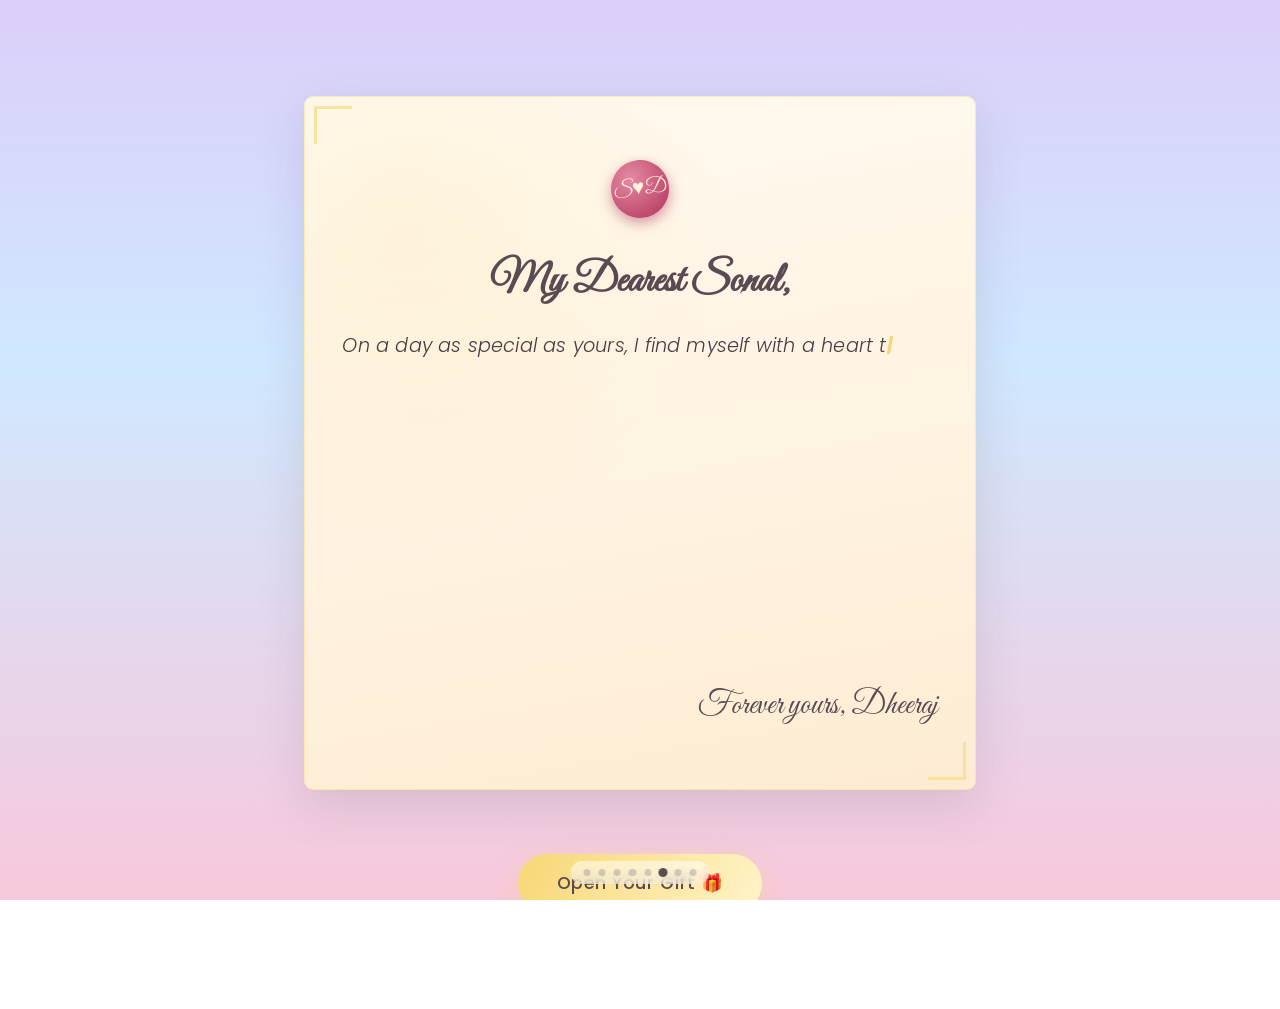
<file: letter.html>
<!DOCTYPE html>
<html lang="en">
<head>
<meta charset="UTF-8" />
<meta name="viewport" content="width=device-width, initial-scale=1, viewport-fit=cover" />
<title>A Letter for You</title>
<link rel="preconnect" href="https://fonts.googleapis.com">
<link rel="preconnect" href="https://fonts.gstatic.com" crossorigin>
<link href="https://fonts.googleapis.com/css2?family=Great+Vibes&family=Parisienne&family=Poppins:wght@300;400;500;600&display=swap" rel="stylesheet">
<link rel="icon" href="assets/icons/favicon-32.png" sizes="32x32" />
<link rel="stylesheet" href="css/style.css" />
<link rel="stylesheet" href="css/animations.css" />
<link rel="stylesheet" href="css/responsive.css" />
<style>
  body { background: var(--sky-gradient); }
  main.scene { align-items: center; padding-top: var(--space-xl); padding-bottom: var(--space-xl); }

  .parchment {
    position: relative;
    width: min(92vw, 42rem);
    background:
      radial-gradient(circle at 15% 20%, rgba(247,215,116,0.15), transparent 40%),
      linear-gradient(170deg, #fffaf1, #fff2df 60%, #fdecd2);
    border-radius: 0.6rem;
    box-shadow: var(--shadow-soft), 0 0 0 1px rgba(247,215,116,0.4) inset;
    padding: var(--space-lg) var(--space-md);
    text-align: left;
  }
  .parchment::before, .parchment::after {
    content: '';
    position: absolute; width: 2.4rem; height: 2.4rem;
    border: 3px solid var(--gold);
    opacity: 0.6;
  }
  .parchment::before { top: 0.6rem; left: 0.6rem; border-right: none; border-bottom: none; }
  .parchment::after { bottom: 0.6rem; right: 0.6rem; border-left: none; border-top: none; }

  .wax-seal {
    width: 3.6rem; height: 3.6rem;
    border-radius: 50%;
    background: radial-gradient(circle at 35% 30%, #e58aa2, #b0335a);
    box-shadow: 0 0.3rem 0.8rem rgba(176,51,90,0.5);
    display: flex; align-items: center; justify-content: center;
    color: #fff2df; font-family: var(--font-script);
    font-size: 1.3rem;
    margin: 0 auto var(--space-md);
    transform: rotate(-6deg);
  }

  .letter-heading { font-family: var(--font-script); font-size: clamp(1.8rem, 5vw, 2.6rem); text-align: center; margin-bottom: var(--space-sm); }

  .letter-body {
    font-family: var(--font-body);
    font-weight: 300;
    font-style: italic;
    font-size: clamp(1rem, 2.3vw, 1.2rem);
    line-height: 1.95;
    letter-spacing: 0.01em;
    color: #4a3a41;
    white-space: pre-wrap;
    min-height: 20rem;
  }

  .letter-signature {
    margin-top: var(--space-md);
    text-align: right;
    font-family: var(--font-script);
    font-size: clamp(1.4rem, 4vw, 2rem);
  }

  .type-caret { color: var(--gold); font-weight: 700; }
</style>
</head>
<body>
  <audio data-bg-music loop preload="auto" src="assets/music/soft-piano.mp3"></audio>
  <nav class="journey-dots" data-journey-dots data-total="8" data-current="6" aria-label="Journey progress"></nav>

  <main class="scene">
    <div class="particles-layer" data-particles="petals" data-count="8" aria-hidden="true"></div>

    <div class="parchment fade-in is-visible">
      <div class="wax-seal">S♥D</div>
      <h1 class="letter-heading">My Dearest Sonal,</h1>
      <p class="letter-body" id="letterText"></p>
      <p class="letter-signature">Forever yours, Dheeraj</p>
    </div>

    <a class="btn fade-in is-visible" href="gift.html" data-transition style="margin-top: var(--space-lg);">Open Your Gift 🎁</a>
  </main>

  <div class="page-transition-veil"><p class="script">A gift is waiting…</p></div>

  <script src="js/particles.js"></script>
  <script src="js/music.js"></script>
  <script src="js/main.js"></script>
  <script>
    const letterText = `On a day as special as yours, I find myself with a heart too full for ordinary words.

You walked into my life quietly, and somehow rearranged everything in it for the better. Every laugh you've shared with me, every conversation, every small kindness you never even noticed yourself giving, I've kept them all, like pressed flowers in a book I never want to close.

Today isn't just about the day you were born. It's about the day the world got a little softer, a little kinder, and a lot more beautiful because you were in it.

I don't have a kingdom to offer you, no glass slipper, no enchanted rose. What I have is simpler and, I hope, better: a heart that chose you once and keeps choosing you, quietly, every single day since.

So here's to you, Sonal my favourite person, my calm in every storm, my very own happy ending that somehow keeps getting happier.

Happy Birthday, my love. May this year hold every single thing your heart has been quietly hoping for.`;

    window.addEventListener('DOMContentLoaded', () => {
      const el = document.getElementById('letterText');
      if ('IntersectionObserver' in window) {
        const obs = new IntersectionObserver((entries) => {
          entries.forEach((entry) => {
            if (entry.isIntersecting) {
              window.BDAY.typewriter(el, letterText, 18);
              obs.disconnect();
            }
          });
        }, { threshold: 0.1 });
        obs.observe(el);
      } else {
        window.BDAY.typewriter(el, letterText, 18);
      }
    });
  </script>
</body>
</html>
</file>
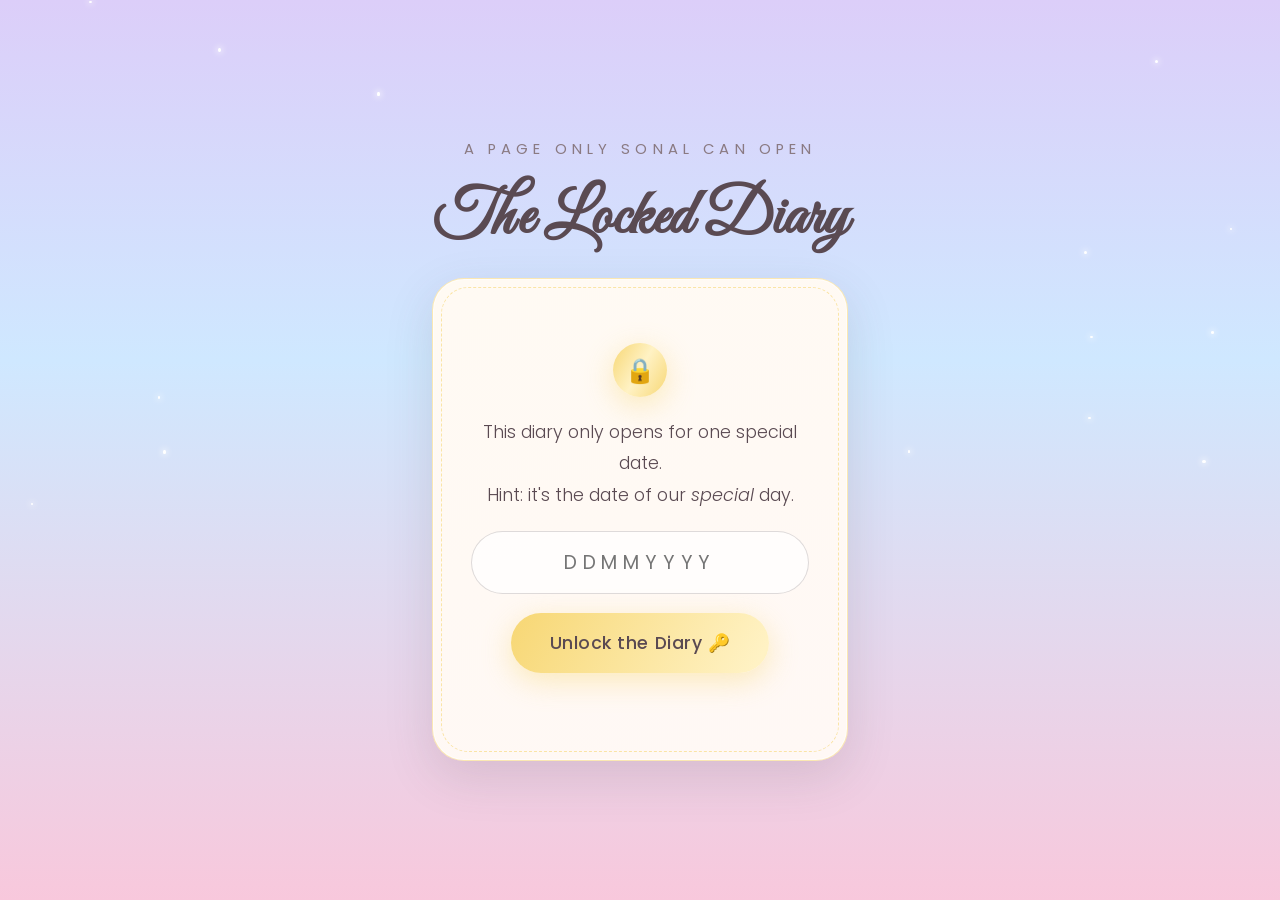
<file: password.html>
<!DOCTYPE html>
<html lang="en">
<head>
<meta charset="UTF-8" />
<meta name="viewport" content="width=device-width, initial-scale=1, viewport-fit=cover" />
<title>A Locked Diary — Enter the Date</title>
<link rel="preconnect" href="https://fonts.googleapis.com">
<link rel="preconnect" href="https://fonts.gstatic.com" crossorigin>
<link href="https://fonts.googleapis.com/css2?family=Great+Vibes&family=Parisienne&family=Poppins:wght@300;400;500;600&display=swap" rel="stylesheet">
<link rel="icon" href="assets/icons/favicon-32.png" sizes="32x32" />
<link rel="stylesheet" href="css/style.css" />
<link rel="stylesheet" href="css/animations.css" />
<link rel="stylesheet" href="css/responsive.css" />
<style>
  body { background: var(--sky-gradient); }

  .diary {
    width: min(90vw, 26rem);
    background: linear-gradient(160deg, #fffaf3, var(--cream));
    border-radius: var(--radius-soft);
    box-shadow: var(--shadow-soft), 0 0 0 1px rgba(255,255,255,0.6) inset;
    padding: var(--space-lg) var(--space-md);
    position: relative;
    border: 1px solid rgba(247,215,116,0.5);
  }
  .diary::before {
    content: '';
    position: absolute; inset: 0.5rem;
    border: 1px dashed rgba(247,215,116,0.6);
    border-radius: calc(var(--radius-soft) - 0.3rem);
    pointer-events: none;
  }
  .diary-lock {
    width: 3.4rem; height: 3.4rem;
    margin: 0 auto var(--space-sm);
    border-radius: 50%;
    background: var(--gold-shimmer);
    display: flex; align-items: center; justify-content: center;
    font-size: 1.5rem;
    box-shadow: var(--shadow-gold);
  }
  .diary-lock.is-unlocked { animation: popIn 0.5s ease; }

  .diary form {
    display: flex; flex-direction: column; align-items: center;
    gap: var(--space-sm);
    margin-top: var(--space-sm);
  }
  .diary input[type="password"], .diary input[type="text"] {
    width: 100%;
    text-align: center;
    letter-spacing: 0.3em;
    font-size: 1.2rem;
    padding: 0.85em 1em;
    border-radius: var(--radius-pill);
    border: 1px solid rgba(90,74,82,0.2);
    background: rgba(255,255,255,0.7);
    color: var(--text);
  }
  .diary input:focus-visible { outline: 3px solid var(--lavender); outline-offset: 2px; }

  .diary.is-shaking { animation: shakeDiary 0.5s; }
  @keyframes shakeDiary {
    0%, 100% { transform: translateX(0); }
    20% { transform: translateX(-0.6rem) rotate(-1deg); }
    40% { transform: translateX(0.6rem) rotate(1deg); }
    60% { transform: translateX(-0.4rem); }
    80% { transform: translateX(0.4rem); }
  }

  .hint-msg {
    min-height: 1.6em;
    font-size: var(--fs-small);
    color: #c47a8f;
  }
  .hint-msg.is-success { color: #6fae8c; }
</style>
</head>
<body>
  <audio data-bg-music loop preload="auto" src="assets/music/soft-piano.mp3"></audio>

  <main class="scene">
    <div class="particles-layer" data-particles="stars" data-count="16" aria-hidden="true"></div>

    <div class="scene__content">
      <p class="eyebrow">a page only  sonal can open</p>
      <h1 class="title">The Locked Diary</h1>

      <div class="diary fade-in is-visible" id="diary">
        <div class="diary-lock" id="diaryLock">🔒</div>
        <p class="body-text" style="font-size: var(--fs-body);">This diary only opens for one special date.<br>Hint: it's the date of our <em>special</em> day.</p>
        <form id="passwordForm" autocomplete="off" novalidate>
          <label for="passwordInput" class="visually-hidden">Enter the date as DDMMYYYY</label>
          <input
            type="password"
            id="passwordInput"
            name="passwordInput"
            inputmode="numeric"
            maxlength="8"
            placeholder="DDMMYYYY"
            aria-describedby="hintMsg"
          />
          <button type="submit" class="btn">Unlock the Diary 🔑</button>
        </form>
        <p id="hintMsg" class="hint-msg" role="status" aria-live="polite"></p>
      </div>
    </div>
  </main>

  <div class="page-transition-veil"><p class="script">The diary creaks open…</p></div>

  <script src="js/particles.js"></script>
  <script src="js/music.js"></script>
  <script>
    (function () {
      const CORRECT = '03092025';
      const form = document.getElementById('passwordForm');
      const input = document.getElementById('passwordInput');
      const diary = document.getElementById('diary');
      const lock = document.getElementById('diaryLock');
      const hint = document.getElementById('hintMsg');
      const veil = document.querySelector('.page-transition-veil');

      form.addEventListener('submit', function (e) {
        e.preventDefault();
        const value = input.value.trim();

        if (value === CORRECT) {
          lock.textContent = '🔓';
          lock.classList.add('is-unlocked');
          hint.textContent = 'The diary opens with a soft glow…';
          hint.classList.add('is-success');
          veil.classList.add('is-active');
          window.setTimeout(() => { window.location.href = 'beginning.html'; }, 900);
        } else {
          diary.classList.remove('is-shaking');
          void diary.offsetWidth; /* restart animation */
          diary.classList.add('is-shaking');
          hint.classList.remove('is-success');
          hint.textContent = 'Hmm, that\'s not quite it… try again 💗';
          input.value = '';
          input.focus();
        }
      });
    })();
  </script>
</body>
</html>
</file>
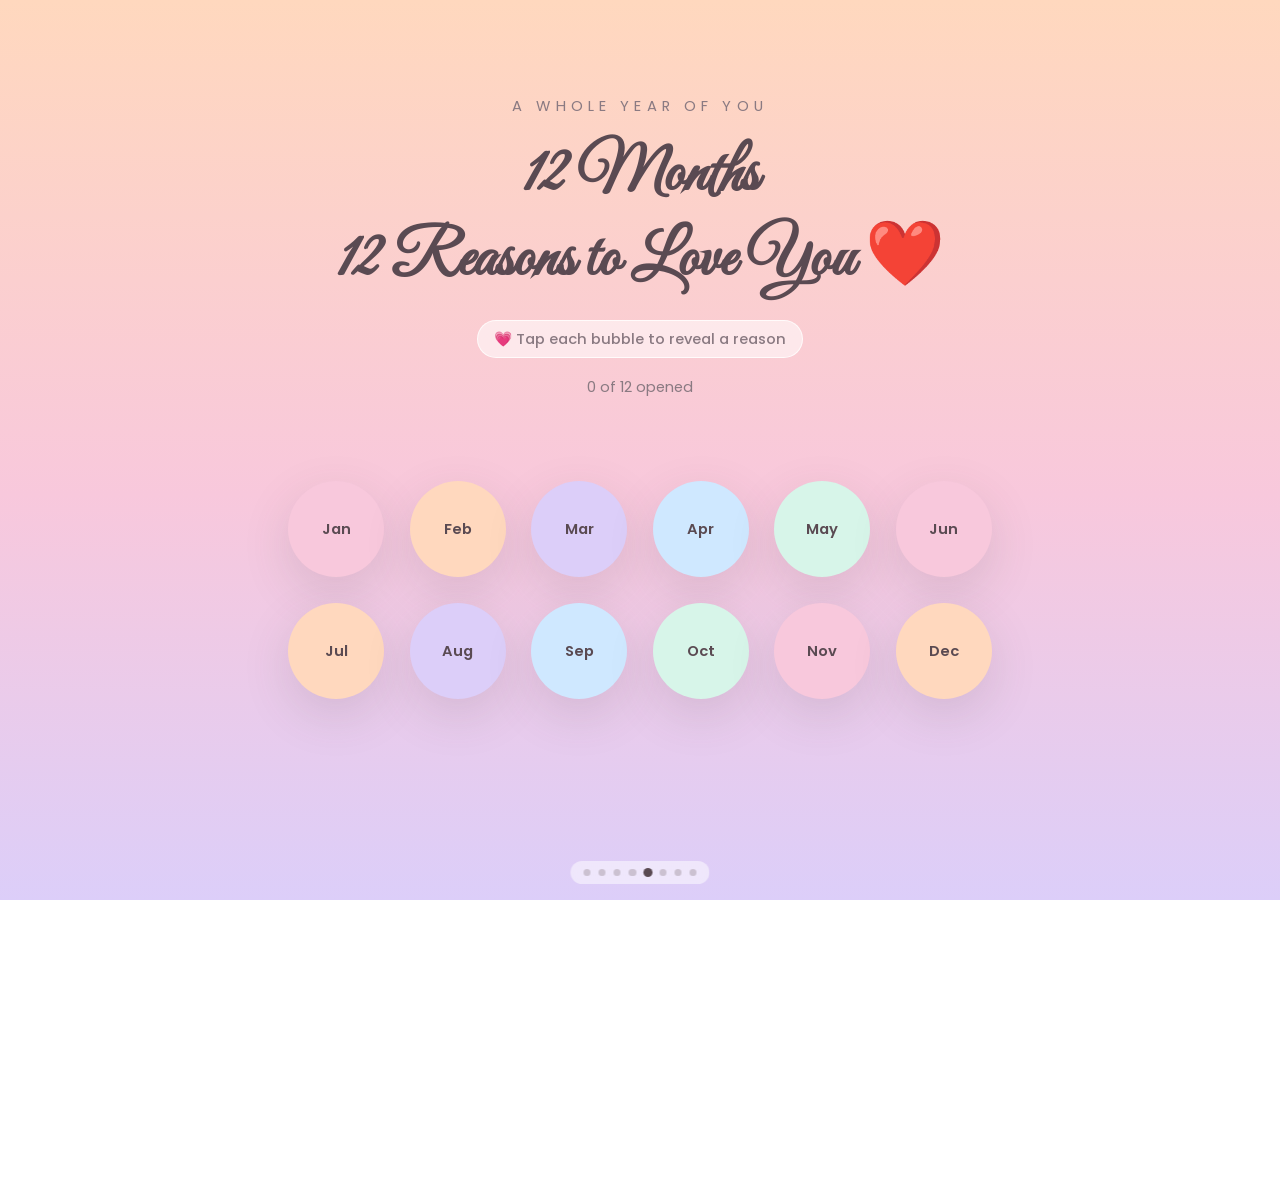
<file: reasons.html>
<!DOCTYPE html>
<html lang="en">
<head>
<meta charset="UTF-8" />
<meta name="viewport" content="width=device-width, initial-scale=1, viewport-fit=cover" />
<title>12 Months, 12 Reasons to Love You</title>
<link rel="preconnect" href="https://fonts.googleapis.com">
<link rel="preconnect" href="https://fonts.gstatic.com" crossorigin>
<link href="https://fonts.googleapis.com/css2?family=Great+Vibes&family=Parisienne&family=Poppins:wght@300;400;500;600&display=swap" rel="stylesheet">
<link rel="icon" href="assets/icons/favicon-32.png" sizes="32x32" />
<link rel="stylesheet" href="css/style.css" />
<link rel="stylesheet" href="css/animations.css" />
<link rel="stylesheet" href="css/responsive.css" />
<style>
  body { background: var(--dawn-gradient); }
  main.scene { min-height: auto; padding-top: var(--space-xl); padding-bottom: var(--space-xl); }

  .progress-note {
    font-family: var(--font-body);
    font-size: var(--fs-small);
    color: var(--text-soft);
  }

  .bubble-field {
    display: flex;
    flex-wrap: wrap;
    justify-content: center;
    align-content: flex-start;
    gap: clamp(0.8rem, 3vw, 1.6rem);
    width: 100%;
    max-width: 50rem;
    margin-top: var(--space-lg);
  }

  .bubble {
    position: relative;
    width: clamp(4.6rem, 15vw, 6rem);
    height: clamp(4.6rem, 15vw, 6rem);
    border-radius: 50%;
    border: none;
    cursor: pointer;
    display: flex;
    align-items: center;
    justify-content: center;
    font-family: var(--font-body);
    font-weight: 600;
    font-size: var(--fs-small);
    color: var(--text);
    box-shadow: var(--shadow-soft);
    animation: bubbleFloat 5s ease-in-out infinite;
    transition: transform 0.3s var(--transition-dreamy), box-shadow 0.3s ease;
  }
  .bubble:hover, .bubble:focus-visible {
    transform: scale(1.08);
    box-shadow: 0 1rem 2.2rem rgba(90,74,82,0.22);
  }
  .bubble:focus-visible { outline: 3px solid var(--white); outline-offset: 3px; }
  .bubble.is-opened {
    animation: none;
    background: var(--gold-shimmer) !important;
    box-shadow: var(--shadow-gold);
  }
  .bubble.is-opened::after {
    content: '✓';
    position: absolute; top: -0.2rem; right: -0.2rem;
    width: 1.3rem; height: 1.3rem;
    background: var(--white);
    border-radius: 50%;
    font-size: 0.75rem;
    display: flex; align-items: center; justify-content: center;
    box-shadow: var(--shadow-soft);
  }

  .reveal-panel {
    width: 100%;
    max-width: 30rem;
    margin-top: var(--space-lg);
    min-height: 8rem;
    display: flex;
    flex-direction: column;
    align-items: center;
    justify-content: center;
    gap: var(--space-xs);
    text-align: center;
    opacity: 0;
    transform: translateY(0.8rem) scale(0.98);
    transition: opacity 0.5s var(--transition-dreamy), transform 0.5s var(--transition-dreamy);
  }
  .reveal-panel.is-visible { opacity: 1; transform: translateY(0) scale(1); }
  .reveal-panel .month-name { font-family: var(--font-script); font-size: 2.2rem; }
  .reveal-panel .reason-text {
    font-family: var(--font-body);
    font-weight: 300;
    font-size: var(--fs-body-lg);
    color: var(--text);
    background-image: linear-gradient(120deg, rgba(247,215,116,0.55), rgba(247,215,116,0.55));
    background-repeat: no-repeat;
    background-position: left bottom;
    background-size: 0% 100%;
    animation: highlightSweep 0.8s ease 0.15s forwards;
    padding: 0 0.1em;
  }

  .continue-wrap { margin-top: var(--space-lg); display: flex; flex-direction: column; align-items: center; gap: var(--space-sm); }
  .continue-note { font-size: var(--fs-small); color: var(--text-soft); }
</style>
</head>
<body>
  <audio data-bg-music loop preload="auto" src="assets/music/soft-piano.mp3"></audio>
  <nav class="journey-dots" data-journey-dots data-total="8" data-current="5" aria-label="Journey progress"></nav>

  <main class="scene">
    <div class="particles-layer" data-particles="petals" data-count="10" aria-hidden="true"></div>

    <div class="scene__content fade-in is-visible" style="max-width: min(70rem, 94vw);">
      <p class="eyebrow">a whole year of you</p>
      <h1 class="title">12 Months<br>12 Reasons to Love You ❤️</h1>
      <p class="instruction-hint">💗 Tap each bubble to reveal a reason</p>
      <p class="progress-note"><span id="poppedCount">0</span> of 12 opened</p>

      <div class="bubble-field" id="bubbleField" aria-label="Twelve bubbles, one for each month"></div>

      <div class="reveal-panel" id="revealPanel" aria-live="polite">
        <p class="month-name" id="revealMonth"></p>
        <p class="reason-text" id="revealReason"></p>
      </div>

      <div class="continue-wrap">
        <p class="continue-note" id="continueNote">Pop a few more before you continue — or read the letter whenever you're ready.</p>
        <a class="btn fade-in is-visible" href="letter.html" data-transition>Read My Letter →</a>
      </div>
    </div>
  </main>

  <div class="page-transition-veil"><p class="script">Sealing a letter, just for you…</p></div>

  <script src="js/particles.js"></script>
  <script src="js/music.js"></script>
  <script>
    const REASONS = [
      ['January', 'Your smile brightens every season.'],
      ['February', 'Your kindness makes life beautiful.'],
      ['March', 'Your laugh is my favourite sound.'],
      ['April', 'Your caring heart inspires me.'],
      ['May', 'Your positivity gives me strength.'],
      ['June', 'Every conversation with you feels effortless.'],
      ['July', 'You motivate me to become better.'],
      ['August', 'You make ordinary days unforgettable.'],
      ['September', 'Your patience amazes me.'],
      ['October', 'You make my heart feel at home.'],
      ['November', 'The world became brighter because you were born.'],
      ['December', 'Every future dream includes you.'],
    ];
    const BUBBLE_COLORS = ['var(--pink)', 'var(--peach)', 'var(--lavender)', 'var(--baby-blue)', 'var(--mint)'];

    const field = document.getElementById('bubbleField');
    const revealPanel = document.getElementById('revealPanel');
    const revealMonth = document.getElementById('revealMonth');
    const revealReason = document.getElementById('revealReason');
    const poppedCountEl = document.getElementById('poppedCount');
    const continueNote = document.getElementById('continueNote');
    let poppedCount = 0;

    REASONS.forEach(([month, reason], i) => {
      const bubble = document.createElement('button');
      bubble.type = 'button';
      bubble.className = 'bubble';
      bubble.style.background = BUBBLE_COLORS[i % BUBBLE_COLORS.length];
      bubble.style.animationDelay = (i * 0.3) + 's';
      bubble.textContent = month.slice(0, 3);
      bubble.setAttribute('aria-label', month + ' — tap to reveal a reason');

      bubble.addEventListener('click', () => {
        revealPanel.classList.remove('is-visible');
        revealMonth.textContent = month;
        revealReason.textContent = reason;

        /* restart the highlight-sweep animation on the reason text */
        revealReason.style.animation = 'none';
        void revealReason.offsetWidth;
        revealReason.style.animation = '';

        window.setTimeout(() => revealPanel.classList.add('is-visible'), 60);

        if (!bubble.classList.contains('is-opened')) {
          bubble.classList.add('is-opened');
          poppedCount++;
          poppedCountEl.textContent = poppedCount;
          if (poppedCount >= 12) {
            continueNote.textContent = "You've opened every reason — happy birthday, my love. 💛";
          }
        }
      });

      field.appendChild(bubble);
    });
  </script>
  <script src="js/main.js"></script>
</body>
</html>
</file>
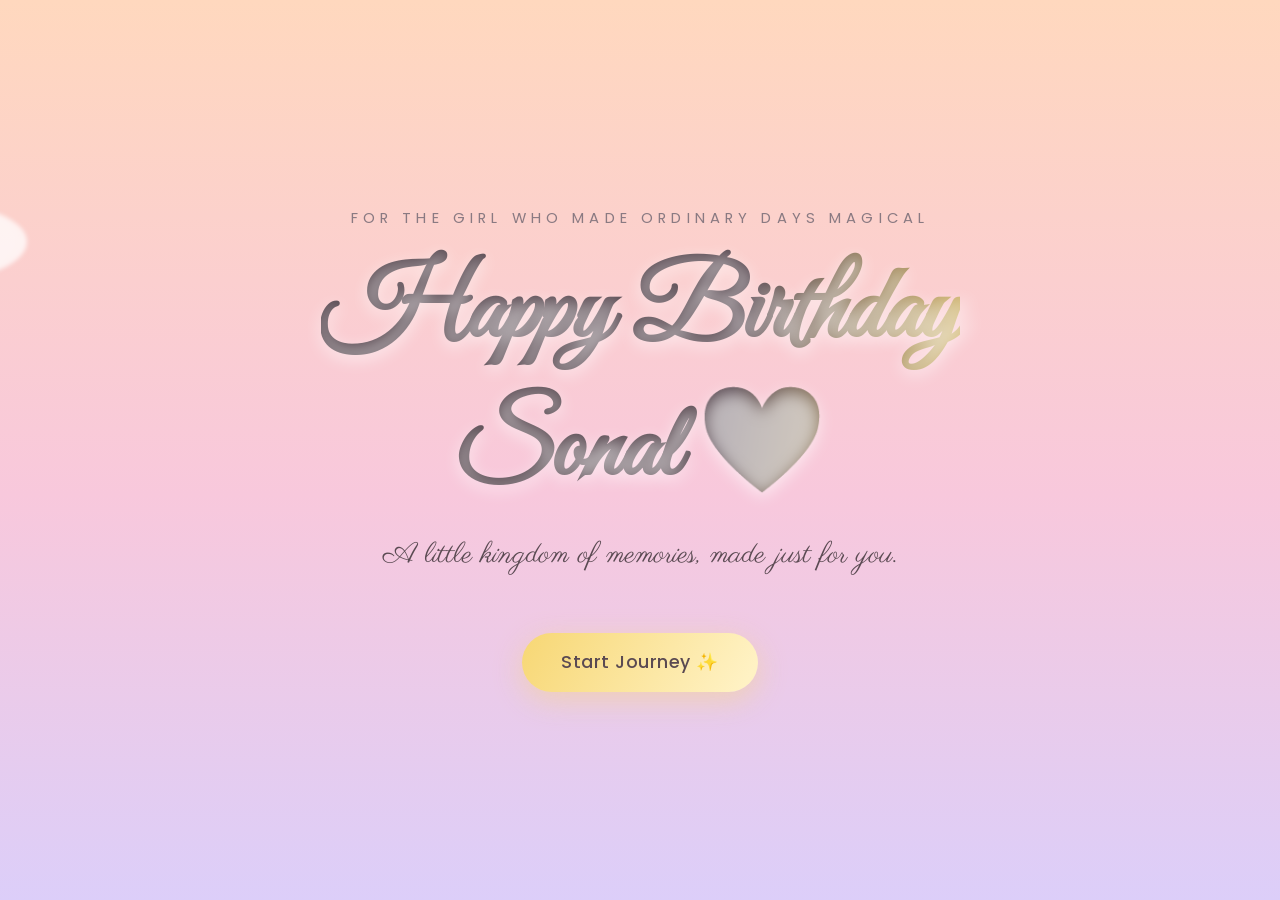
<file: welcome.html>
<!DOCTYPE html>
<html lang="en">
<head>
<meta charset="UTF-8" />
<meta name="viewport" content="width=device-width, initial-scale=1, viewport-fit=cover" />
<title>Happy Birthday, Sonal ❤️</title>
<link rel="preconnect" href="https://fonts.googleapis.com">
<link rel="preconnect" href="https://fonts.gstatic.com" crossorigin>
<link href="https://fonts.googleapis.com/css2?family=Great+Vibes&family=Parisienne&family=Poppins:wght@300;400;500;600&display=swap" rel="stylesheet">
<link rel="icon" href="assets/icons/favicon-32.png" sizes="32x32" />
<link rel="stylesheet" href="css/style.css" />
<link rel="stylesheet" href="css/animations.css" />
<link rel="stylesheet" href="css/responsive.css" />
<style>
  body { background: var(--dawn-gradient); }
  .welcome-title {
    background: linear-gradient(100deg, var(--text) 30%, var(--gold) 50%, var(--text) 70%);
    background-size: 220% auto;
    -webkit-background-clip: text; background-clip: text; color: transparent;
    animation: shimmerText 5s linear infinite;
  }
  .welcome-sub { font-family: var(--font-script-alt); font-size: clamp(1.2rem, 3.5vw, 1.8rem); }
</style>
</head>
<body>
  <audio data-bg-music loop preload="auto" src="assets/music/soft-piano.mp3"></audio>

  <main class="scene">
    <div class="particles-layer" data-particles="clouds,butterflies,sparkles" data-count="12" aria-hidden="true"></div>

    <div class="scene__content fade-in">
      <p class="eyebrow">for the girl who made ordinary days magical</p>
      <h1 class="title-hero welcome-title">Happy Birthday<br>Sonal ❤️</h1>
      <p class="welcome-sub script-alt">A little kingdom of memories, made just for you.</p>
      <a class="btn" href="password.html" data-transition style="margin-top: var(--space-md);">Start Journey ✨</a>
    </div>
  </main>

  <div class="page-transition-veil"><p class="script">Turning the very first page…</p></div>

  <script src="js/particles.js"></script>
  <script src="js/music.js"></script>
  <script src="js/main.js"></script>
</body>
</html>
</file>
<file: css/style.css>
/* ============================================================
   DISNEY-INSPIRED BIRTHDAY SURPRISE — CORE STYLESHEET
   Design tokens, typography, layout, shared components
   ============================================================ */

:root {
  /* ---- Palette ---- */
  --pink: #F8C8DC;
  --peach: #FFD8BE;
  --lavender: #DCCEF9;
  --baby-blue: #CFE8FF;
  --mint: #D7F5E9;
  --cream: #FFF8F5;
  --gold: #F7D774;
  --text: #5A4A52;
  --text-soft: #8A7A82;
  --white: #FFFFFF;

  /* Gradients built from the palette only */
  --sky-gradient: linear-gradient(180deg, var(--lavender) 0%, var(--baby-blue) 40%, var(--pink) 100%);
  --dawn-gradient: linear-gradient(180deg, var(--peach) 0%, var(--pink) 55%, var(--lavender) 100%);
  --dream-gradient: linear-gradient(160deg, var(--cream) 0%, var(--pink) 100%);
  --night-gradient: linear-gradient(180deg, #2c2440 0%, #4a3a63 45%, #7a5a86 100%);
  --gold-shimmer: linear-gradient(120deg, var(--gold), #fff2c4, var(--gold));

  /* ---- Type scale ---- */
  --font-script: 'Great Vibes', cursive;
  --font-script-alt: 'Parisienne', cursive;
  --font-body: 'Poppins', sans-serif;

  --fs-hero: clamp(2.8rem, 9vw, 6.5rem);
  --fs-title: clamp(2.2rem, 6vw, 4rem);
  --fs-subtitle: clamp(1.3rem, 3.4vw, 2rem);
  --fs-body-lg: clamp(1.05rem, 2.2vw, 1.35rem);
  --fs-body: clamp(0.95rem, 1.8vw, 1.1rem);
  --fs-small: clamp(0.78rem, 1.4vw, 0.92rem);

  /* ---- Spacing ---- */
  --space-xs: clamp(0.4rem, 1vw, 0.6rem);
  --space-sm: clamp(0.8rem, 2vw, 1.2rem);
  --space-md: clamp(1.4rem, 3.5vw, 2.4rem);
  --space-lg: clamp(2.2rem, 6vw, 4rem);
  --space-xl: clamp(3rem, 9vw, 6rem);

  /* ---- Misc ---- */
  --radius-soft: clamp(1rem, 3vw, 2rem);
  --radius-pill: 999px;
  --shadow-soft: 0 1rem 3rem rgba(90, 74, 82, 0.15);
  --shadow-gold: 0 0.5rem 1.8rem rgba(247, 215, 116, 0.45);
  --transition-dreamy: 0.6s cubic-bezier(0.22, 1, 0.36, 1);
}

/* ---- Reset ---- */
*, *::before, *::after { box-sizing: border-box; }
html { scroll-behavior: smooth; }
body, h1, h2, h3, p, figure, blockquote { margin: 0; }
img, picture { max-width: 100%; display: block; }
button, input { font: inherit; }
a { color: inherit; text-decoration: none; }
ul { list-style: none; padding: 0; margin: 0; }

@media (prefers-reduced-motion: reduce) {
  *, *::before, *::after {
    animation-duration: 0.01ms !important;
    animation-iteration-count: 1 !important;
    transition-duration: 0.01ms !important;
    scroll-behavior: auto !important;
  }
}

html, body {
  height: 100%;
  overflow-x: hidden;
  width: 100%;
}

body {
  font-family: var(--font-body);
  color: var(--text);
  background: var(--cream);
  min-height: 100svh;
  position: relative;
  -webkit-font-smoothing: antialiased;
}

/* ---- Layout shell used on every page ---- */
.scene {
  position: relative;
  min-height: 100svh;
  width: 100%;
  display: flex;
  flex-direction: column;
  align-items: center;
  justify-content: center;
  overflow: hidden;
  padding: var(--space-lg) var(--space-md);
  text-align: center;
}

.scene__content {
  position: relative;
  z-index: 5;
  max-width: min(56rem, 92vw);
  display: flex;
  flex-direction: column;
  align-items: center;
  gap: var(--space-sm);
}

.particles-layer,
.bg-layer {
  position: absolute;
  inset: 0;
  z-index: 1;
  pointer-events: none;
  overflow: hidden;
}

/* ---- Typography helpers ---- */
.script {
  font-family: var(--font-script);
  line-height: 1.15;
  color: var(--text);
}

.script-alt { font-family: var(--font-script-alt); }

.eyebrow {
  font-family: var(--font-body);
  font-size: var(--fs-small);
  letter-spacing: 0.35em;
  text-transform: uppercase;
  color: var(--text-soft);
}

.title-hero {
  font-family: var(--font-script);
  font-size: var(--fs-hero);
  color: var(--text);
  text-shadow: 0 0.3rem 1rem rgba(255,255,255,0.6);
}

.title {
  font-family: var(--font-script);
  font-size: var(--fs-title);
}

.subtitle {
  font-family: var(--font-body);
  font-weight: 300;
  font-size: var(--fs-subtitle);
  color: var(--text-soft);
}

.body-text {
  font-family: var(--font-body);
  font-weight: 300;
  font-size: var(--fs-body-lg);
  line-height: 1.8;
  color: var(--text);
}

/* Readable "romantic" text — an elegant italic in the body font,
   used anywhere a longer passage needs to be easy to read while
   still feeling soft and personal (letters, wishes, instructions). */
.romantic-text {
  font-family: var(--font-body);
  font-weight: 300;
  font-style: italic;
  font-size: var(--fs-body-lg);
  line-height: 1.9;
  letter-spacing: 0.01em;
  color: var(--text);
}

.instruction-hint {
  font-family: var(--font-body);
  font-weight: 500;
  font-size: var(--fs-small);
  color: var(--text-soft);
  background: rgba(255,255,255,0.55);
  border: 1px solid rgba(255,255,255,0.8);
  border-radius: var(--radius-pill);
  padding: 0.5em 1.1em;
  display: inline-flex;
  align-items: center;
  gap: 0.4em;
}

/* ---- Buttons ---- */
.btn {
  display: inline-flex;
  align-items: center;
  justify-content: center;
  gap: 0.6em;
  font-family: var(--font-body);
  font-weight: 500;
  font-size: var(--fs-body);
  letter-spacing: 0.03em;
  padding: 0.95em 2.2em;
  min-height: 3rem;
  border: none;
  border-radius: var(--radius-pill);
  cursor: pointer;
  color: var(--text);
  background: var(--gold-shimmer);
  background-size: 200% auto;
  box-shadow: var(--shadow-gold);
  transition: transform var(--transition-dreamy), box-shadow var(--transition-dreamy), background-position var(--transition-dreamy);
  touch-action: manipulation;
}

.btn:hover, .btn:focus-visible {
  transform: translateY(-0.2rem) scale(1.03);
  background-position: right center;
  box-shadow: 0 0.8rem 2.4rem rgba(247, 215, 116, 0.6);
}

.btn:active { transform: translateY(0) scale(0.98); }

.btn:focus-visible {
  outline: 3px solid var(--lavender);
  outline-offset: 3px;
}

.btn--ghost {
  background: rgba(255,255,255,0.55);
  box-shadow: var(--shadow-soft);
  border: 1px solid rgba(255,255,255,0.8);
}

.btn--ghost:hover { box-shadow: 0 0.8rem 2rem rgba(90,74,82,0.18); }

/* ---- Progress dots (journey indicator) ---- */
.journey-dots {
  position: fixed;
  bottom: max(1rem, env(safe-area-inset-bottom));
  left: 50%;
  transform: translateX(-50%);
  z-index: 50;
  display: flex;
  gap: 0.5rem;
  background: rgba(255,255,255,0.5);
  padding: 0.5rem 0.8rem;
  border-radius: var(--radius-pill);
  backdrop-filter: blur(6px);
}
.journey-dots span {
  width: 0.45rem;
  height: 0.45rem;
  border-radius: 50%;
  background: var(--text-soft);
  opacity: 0.35;
}
.journey-dots span.is-active { opacity: 1; background: var(--text); transform: scale(1.3); }

/* ---- Cards (reasons, beginning) ---- */
.card {
  background: rgba(255,255,255,0.6);
  backdrop-filter: blur(8px);
  border: 1px solid rgba(255,255,255,0.9);
  border-radius: var(--radius-soft);
  padding: var(--space-md);
  box-shadow: var(--shadow-soft);
  transition: transform var(--transition-dreamy), box-shadow var(--transition-dreamy);
}
.card:hover {
  transform: translateY(-0.4rem) rotate(-0.3deg);
  box-shadow: 0 1.4rem 3.4rem rgba(90,74,82,0.22);
}

/* ---- Utility ---- */
.visually-hidden {
  position: absolute;
  width: 1px; height: 1px;
  overflow: hidden;
  clip: rect(0 0 0 0);
  white-space: nowrap;
}

.fade-in { opacity: 0; transform: translateY(1.2rem); }
.fade-in.is-visible {
  opacity: 1;
  transform: translateY(0);
  transition: opacity 0.9s var(--transition-dreamy), transform 0.9s var(--transition-dreamy);
}

.page-transition-veil {
  position: fixed;
  inset: 0;
  z-index: 999;
  background: var(--dream-gradient);
  display: flex;
  align-items: center;
  justify-content: center;
  opacity: 0;
  pointer-events: none;
  transition: opacity 0.55s ease;
}
.page-transition-veil.is-active { opacity: 1; pointer-events: all; }
.page-transition-veil .script { font-size: var(--fs-title); }
</file>
<file: css/animations.css>
/* ============================================================
   ANIMATIONS — keyframes shared across the journey
   ============================================================ */

@keyframes floatY {
  0%, 100% { transform: translateY(0) translateX(0); }
  50% { transform: translateY(-1.2rem) translateX(0.4rem); }
}

@keyframes driftAcross {
  from { transform: translateX(-10vw); }
  to   { transform: translateX(110vw); }
}

@keyframes twinkle {
  0%, 100% { opacity: 0.25; transform: scale(0.85); }
  50% { opacity: 1; transform: scale(1.15); }
}

@keyframes fallPetal {
  0% { transform: translateY(-10vh) translateX(0) rotate(0deg); opacity: 0; }
  10% { opacity: 1; }
  100% { transform: translateY(110vh) translateX(var(--drift, 4vw)) rotate(360deg); opacity: 0.9; }
}

@keyframes heartRise {
  0% { transform: translateY(0) scale(0.7); opacity: 0; }
  15% { opacity: 1; }
  100% { transform: translateY(-92vh) scale(1.1); opacity: 0; }
}

@keyframes pulseHeart {
  0%, 100% { transform: scale(1); }
  50% { transform: scale(1.15); }
}

@keyframes shimmerText {
  0% { background-position: 0% center; }
  100% { background-position: 200% center; }
}

@keyframes gentleGlow {
  0%, 100% { filter: drop-shadow(0 0 0.4rem rgba(247,215,116,0.5)); }
  50% { filter: drop-shadow(0 0 1.1rem rgba(247,215,116,0.9)); }
}

@keyframes bookOpen {
  from { transform: rotateY(0deg); }
  to { transform: rotateY(-180deg); }
}

@keyframes flicker {
  0%, 100% { opacity: 1; transform: scaleY(1) translateX(0); }
  45% { opacity: 0.85; transform: scaleY(0.92) translateX(-1px); }
  55% { opacity: 0.9; transform: scaleY(1.05) translateX(1px); }
}

@keyframes riseLantern {
  0% { transform: translateY(10vh) translateX(0); opacity: 0; }
  8% { opacity: 1; }
  100% { transform: translateY(-115vh) translateX(var(--sway, 3vw)); opacity: 0; }
}

@keyframes fadeUp {
  from { opacity: 0; transform: translateY(1.5rem); }
  to { opacity: 1; transform: translateY(0); }
}

@keyframes popIn {
  0% { opacity: 0; transform: scale(0.6); }
  70% { opacity: 1; transform: scale(1.06); }
  100% { transform: scale(1); }
}

@keyframes wiggle {
  0%, 100% { transform: rotate(0deg); }
  25% { transform: rotate(-4deg); }
  75% { transform: rotate(4deg); }
}

@keyframes cloudDrift {
  from { background-position: 0 0; }
  to { background-position: 100vw 0; }
}

@keyframes typewriterCaret {
  50% { opacity: 0; }
}

@keyframes bubbleFloat {
  0%, 100% { transform: translateY(0) translateX(0); }
  33% { transform: translateY(-0.8rem) translateX(0.6rem); }
  66% { transform: translateY(0.6rem) translateX(-0.5rem); }
}

@keyframes highlightSweep {
  from { background-size: 0% 100%; }
  to { background-size: 100% 100%; }
}

@keyframes drawLine {
  from { stroke-dashoffset: var(--len, 1000); }
  to { stroke-dashoffset: 0; }
}

@keyframes starPop {
  0% { transform: scale(0); opacity: 0; }
  60% { transform: scale(1.3); opacity: 1; }
  100% { transform: scale(1); opacity: 1; }
}

.anim-float { animation: floatY 6s ease-in-out infinite; }
.anim-twinkle { animation: twinkle 3s ease-in-out infinite; }
.anim-glow { animation: gentleGlow 2.6s ease-in-out infinite; }
.anim-wiggle:hover { animation: wiggle 0.5s ease-in-out; }
</file>
<file: css/responsive.css>
/* ============================================================
   RESPONSIVE — breakpoint refinements
   Base styles already use clamp()/vw/svh and are fluid by default.
   These rules fine-tune density and layout shifts per breakpoint.
   ============================================================ */

/* Extra small phones */
@media (max-width: 359px) {
  .scene { padding: var(--space-md) var(--space-sm); }
  .btn { padding: 0.85em 1.6em; font-size: 0.9rem; }
  .journey-dots { padding: 0.4rem 0.6rem; }
}

/* Small phones 360–479 */
@media (min-width: 360px) and (max-width: 479px) {
  .scene { padding: var(--space-md) var(--space-sm); }
}

/* Large phones 480–599 */
@media (min-width: 480px) and (max-width: 599px) {
  .cards-grid { grid-template-columns: repeat(1, minmax(0, 1fr)); }
}

/* Small tablets 600–767 */
@media (min-width: 600px) {
  .cards-grid { grid-template-columns: repeat(2, minmax(0, 1fr)); }
  .three-cards { grid-template-columns: repeat(2, minmax(0, 1fr)); }
}

/* Tablets 768–1023 */
@media (min-width: 768px) {
  .cards-grid { grid-template-columns: repeat(3, minmax(0, 1fr)); }
  .three-cards { grid-template-columns: repeat(3, minmax(0, 1fr)); }
  .gallery-strip { gap: var(--space-md); }
}

/* Small desktops 1024–1439 */
@media (min-width: 1024px) {
  .cards-grid { grid-template-columns: repeat(4, minmax(0, 1fr)); }
  .scene__content { max-width: min(64rem, 88vw); }
}

/* Large desktops / 1440+ */
@media (min-width: 1440px) {
  .scene__content { max-width: 72rem; }
  :root { --fs-hero: clamp(3.5rem, 7vw, 7.5rem); }
}

/* 4K and beyond */
@media (min-width: 2400px) {
  html { font-size: 20px; }
  .scene__content { max-width: 80rem; }
}

/* Landscape phones — reduce vertical padding since svh is tight */
@media (max-height: 480px) and (orientation: landscape) {
  .scene { padding: var(--space-sm); min-height: 100svh; }
  .title-hero { font-size: clamp(2rem, 8vh, 3.5rem); }
  .journey-dots { display: none; }
}

/* Fine pointer (mouse) can have smaller touch targets */
@media (hover: hover) and (pointer: fine) {
  .btn { min-height: 2.8rem; }
}

/* Coarse pointer (touch) — ensure thumb-friendly targets */
@media (hover: none) and (pointer: coarse) {
  .btn, .sound-toggle { min-height: 3rem; }
  .sound-toggle { width: 3.2rem; height: 3.2rem; }
}

/* Guard against any accidental overflow */
img, svg, canvas, video { max-width: 100%; height: auto; }
.no-overflow-guard, body { max-width: 100vw; }
</file>
